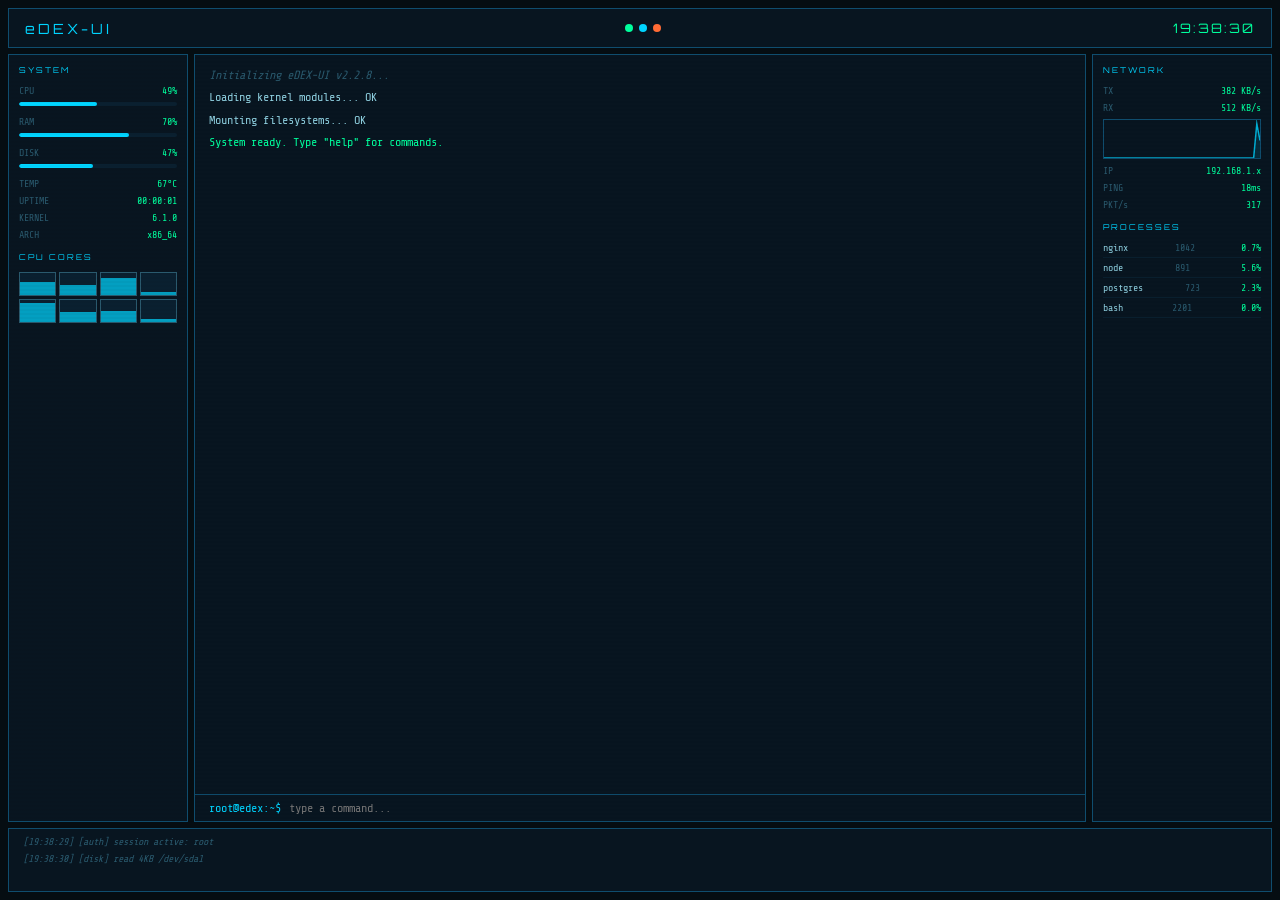
<file: templates/edex-terminal.html>
<!DOCTYPE html>
<html lang="ru">
<head>
<meta charset="UTF-8">
<meta name="viewport" content="width=device-width, initial-scale=1.0">
<title>eDEX-UI Terminal</title>
<link rel="preconnect" href="https://fonts.googleapis.com">
<link href="https://fonts.googleapis.com/css2?family=Share+Tech+Mono&family=Orbitron:wght@400;700&display=swap" rel="stylesheet">
<style>
*, *::before, *::after { box-sizing: border-box; margin: 0; padding: 0; }

:root {
  --bg:    #050d12;
  --panel: #081520;
  --brd:   #0f4d6e;
  --ac:    #00d4ff;
  --ac2:   #00ff9d;
  --tx:    #8ecfdf;
  --dim:   #2a5a6e;
  --warn:  #ff6b35;
  --mono:  'Share Tech Mono', monospace;
  --disp:  'Orbitron', monospace;
}

html, body {
  height: 100%;
  background: var(--bg);
  overflow: hidden;
}

.root {
  background: var(--bg);
  color: var(--tx);
  font-family: var(--mono);
  font-size: 12px;
  height: 100vh;
  display: grid;
  grid-template-columns: 180px 1fr 180px;
  grid-template-rows: 40px 1fr 64px;
  gap: 6px;
  padding: 8px;
}

/* ── Header ── */
.hdr {
  grid-column: 1 / -1;
  border: 1px solid var(--brd);
  background: var(--panel);
  display: flex;
  align-items: center;
  justify-content: space-between;
  padding: 0 16px;
}
.logo { font-family: var(--disp); font-size: 14px; color: var(--ac); letter-spacing: 3px; }
.clk  { font-family: var(--disp); font-size: 13px; color: var(--ac2); letter-spacing: 2px; }
.dots { display: flex; gap: 6px; }
.dot  { width: 8px; height: 8px; border-radius: 50%; animation: pulse 2s infinite; }
.dg   { background: var(--ac2); animation-delay: 0s; }
.db   { background: var(--ac);  animation-delay: .6s; }
.dr   { background: var(--warn); animation-delay: 1.2s; }
@keyframes pulse { 0%, 100% { opacity: 1; } 50% { opacity: .3; } }

/* ── Panels ── */
.pnl {
  border: 1px solid var(--brd);
  background: var(--panel);
  padding: 10px;
  overflow: hidden;
  position: relative;
}
.ptitle {
  font-family: var(--disp);
  font-size: 8px;
  color: var(--ac);
  letter-spacing: 2px;
  margin-bottom: 10px;
  text-transform: uppercase;
}
.scan {
  position: absolute; top: 0; left: 0; right: 0; bottom: 0;
  background: repeating-linear-gradient(0deg, transparent, transparent 2px, rgba(0,0,0,.03) 2px, rgba(0,0,0,.03) 4px);
  pointer-events: none;
  z-index: 10;
}

/* ── Left panel ── */
.left  { grid-column: 1; grid-row: 2; }
.right { grid-column: 3; grid-row: 2; }

.srow  { display: flex; justify-content: space-between; margin-bottom: 6px; align-items: center; }
.slbl  { color: var(--dim); font-size: 10px; }
.sval  { color: var(--ac2); font-size: 10px; }

.bbg   { height: 4px; background: #0a2030; border-radius: 2px; margin-bottom: 10px; overflow: hidden; }
.bfill { height: 100%; border-radius: 2px; background: var(--ac); transition: width .8s ease; }

.cgrid { display: grid; grid-template-columns: repeat(4, 1fr); gap: 3px; margin-top: 4px; }
.ccore { height: 24px; background: #0a2030; border: 1px solid var(--dim); display: flex; align-items: flex-end; overflow: hidden; }
.ccfill { width: 100%; background: var(--ac); opacity: .7; transition: height .6s ease; }

/* ── Network chart ── */
.netline { height: 40px; border: 1px solid var(--brd); margin-bottom: 6px; overflow: hidden; }
canvas   { width: 100%; height: 100%; display: block; }

/* ── Process list ── */
.prow  { display: flex; justify-content: space-between; font-size: 10px; margin-bottom: 4px; padding-bottom: 4px; border-bottom: 1px solid #0a2030; }
.pname { color: var(--tx); }
.ppid  { color: var(--dim); }
.pcpu  { color: var(--ac2); }

/* ── Terminal (center) ── */
.center {
  grid-column: 2; grid-row: 2;
  border: 1px solid var(--brd);
  background: var(--panel);
  display: flex;
  flex-direction: column;
  overflow: hidden;
  position: relative;
}
.term-out {
  flex: 1;
  overflow-y: auto;
  overflow-x: hidden;
  padding: 10px 14px;
  font-size: 12px;
  line-height: 1.7;
  scrollbar-width: thin;
  scrollbar-color: var(--dim) transparent;
}
.term-out::-webkit-scrollbar       { width: 4px; }
.term-out::-webkit-scrollbar-thumb { background: var(--dim); border-radius: 2px; }

.tline { display: flex; gap: 8px; margin-bottom: 2px; word-break: break-all; }
.tp    { color: var(--ac);  flex-shrink: 0; }
.tc    { color: #fff; }
.to    { color: var(--tx); }
.te    { color: var(--warn); }
.ts2   { color: var(--ac2); }
.tsys  { color: var(--dim); font-style: italic; }

.tinrow {
  display: flex;
  align-items: center;
  padding: 6px 14px;
  border-top: 1px solid var(--brd);
  gap: 8px;
  flex-shrink: 0;
}
.tprompt { color: var(--ac); flex-shrink: 0; user-select: none; }
#tin {
  flex: 1;
  background: transparent;
  border: none;
  outline: none;
  color: #fff;
  font-family: var(--mono);
  font-size: 12px;
  caret-color: var(--ac2);
}

/* ── Footer log ── */
.ftr {
  grid-column: 1 / -1; grid-row: 3;
  border: 1px solid var(--brd);
  background: var(--panel);
  display: flex;
  flex-direction: column;
  overflow: hidden;
}
.log-out {
  flex: 1;
  overflow-y: auto;
  padding: 5px 14px;
  font-size: 10px;
  line-height: 1.5;
  scrollbar-width: thin;
  scrollbar-color: var(--dim) transparent;
}
</style>
</head>
<body>

<div class="root" id="root">

  <!-- Header -->
  <div class="hdr">
    <span class="logo">eDEX-UI</span>
    <div class="dots">
      <div class="dot dg"></div>
      <div class="dot db"></div>
      <div class="dot dr"></div>
    </div>
    <span class="clk" id="clk">00:00:00</span>
  </div>

  <!-- Left: system stats -->
  <div class="pnl left">
    <div class="scan"></div>
    <div class="ptitle">System</div>

    <div class="srow"><span class="slbl">CPU</span><span class="sval" id="cpu-p">34%</span></div>
    <div class="bbg"><div class="bfill" id="cpu-b" style="width:34%"></div></div>

    <div class="srow"><span class="slbl">RAM</span><span class="sval" id="ram-p">61%</span></div>
    <div class="bbg"><div class="bfill" id="ram-b" style="width:61%"></div></div>

    <div class="srow"><span class="slbl">DISK</span><span class="sval">47%</span></div>
    <div class="bbg"><div class="bfill" style="width:47%"></div></div>

    <div class="srow" style="margin-top:8px"><span class="slbl">TEMP</span><span class="sval" id="temp">58°C</span></div>
    <div class="srow"><span class="slbl">UPTIME</span><span class="sval" id="upt">00:00:00</span></div>
    <div class="srow"><span class="slbl">KERNEL</span><span class="sval">6.1.0</span></div>
    <div class="srow"><span class="slbl">ARCH</span><span class="sval">x86_64</span></div>

    <div class="ptitle" style="margin-top:12px">CPU Cores</div>
    <div class="cgrid" id="cgrid"></div>
  </div>

  <!-- Center: terminal -->
  <div class="center">
    <div class="scan"></div>
    <div class="term-out" id="tout"></div>
    <div class="tinrow">
      <span class="tprompt">root@edex:~$</span>
      <input id="tin" type="text" autocomplete="off" spellcheck="false" placeholder="type a command...">
    </div>
  </div>

  <!-- Right: network + processes -->
  <div class="pnl right">
    <div class="scan"></div>
    <div class="ptitle">Network</div>

    <div class="srow"><span class="slbl">TX</span><span class="sval" id="tx">0 KB/s</span></div>
    <div class="srow"><span class="slbl">RX</span><span class="sval" id="rx">0 KB/s</span></div>
    <div class="netline"><canvas id="nc"></canvas></div>
    <div class="srow"><span class="slbl">IP</span><span class="sval">192.168.1.x</span></div>
    <div class="srow"><span class="slbl">PING</span><span class="sval" id="ping">12ms</span></div>
    <div class="srow"><span class="slbl">PKT/s</span><span class="sval" id="pkt">340</span></div>

    <div class="ptitle" style="margin-top:12px">Processes</div>
    <div id="plist"></div>
  </div>

  <!-- Footer: system log -->
  <div class="ftr">
    <div class="log-out" id="log"></div>
  </div>

</div>

<script>
const tout = document.getElementById('tout');
const tin  = document.getElementById('tin');
const logEl = document.getElementById('log');
let hist = [], hi = -1, startT = Date.now();

/* ── Commands ── */
const cmds = {
  help: () => [
    { c: 'ts2', t: 'Available commands:' },
    { c: 'to',  t: '  help       — show this message' },
    { c: 'to',  t: '  ls         — list files' },
    { c: 'to',  t: '  whoami     — current user' },
    { c: 'to',  t: '  uname      — system info' },
    { c: 'to',  t: '  ps         — process list' },
    { c: 'to',  t: '  ping       — network ping' },
    { c: 'to',  t: '  date       — current date/time' },
    { c: 'to',  t: '  clear      — clear terminal' },
    { c: 'to',  t: '  echo <msg> — print message' },
  ],
  ls: () => [
    { c: 'ts2', t: 'drwxr-xr-x  documents/' },
    { c: 'ts2', t: 'drwxr-xr-x  projects/' },
    { c: 'to',  t: '-rw-r--r--  README.md' },
    { c: 'to',  t: '-rwxr-xr-x  start.sh' },
    { c: 'to',  t: '-rw-------  .config' },
  ],
  whoami: () => [{ c: 'ts2', t: 'root' }],
  uname:  () => [{ c: 'to',  t: 'Linux edex-ui 6.1.0 #1 SMP x86_64 GNU/Linux' }],
  date:   () => [{ c: 'to',  t: new Date().toString() }],
  ps:     () => [
    { c: 'to', t: 'PID   CMD              CPU%  MEM%' },
    { c: 'to', t: '1     systemd           0.0   0.1' },
    { c: 'to', t: '312   NetworkManager    0.3   0.5' },
    { c: 'to', t: '891   node              4.2   2.1' },
    { c: 'to', t: '1042  nginx             0.8   1.3' },
    { c: 'to', t: '2201  bash              0.0   0.2' },
  ],
  ping: () => [
    { c: 'to',  t: 'PING 8.8.8.8 (8.8.8.8)' },
    { c: 'ts2', t: '64 bytes: icmp_seq=1 time=11.4ms' },
    { c: 'ts2', t: '64 bytes: icmp_seq=2 time=12.1ms' },
    { c: 'ts2', t: '64 bytes: icmp_seq=3 time=10.9ms' },
  ],
  clear: () => { tout.innerHTML = ''; return []; },
};

/* ── Helpers ── */
function addLine(parent, cls, text) {
  const d = document.createElement('div');
  d.className = 'tline';
  const s = document.createElement('span');
  s.className = cls;
  s.textContent = text;
  d.appendChild(s);
  parent.appendChild(d);
  parent.scrollTop = parent.scrollHeight;
}

function run(raw) {
  const parts = raw.trim().split(' ');
  const cmd   = parts[0].toLowerCase();
  const args  = parts.slice(1).join(' ');

  const pd = document.createElement('div');
  pd.className = 'tline';
  pd.innerHTML  = `<span class="tp">root@edex:~$</span><span class="tc"> ${raw}</span>`;
  tout.appendChild(pd);

  if (cmd === 'echo')       { addLine(tout, 'to', args); }
  else if (cmds[cmd])       { cmds[cmd]().forEach(l => addLine(tout, l.c, l.t)); }
  else if (cmd !== '')      { addLine(tout, 'te', `bash: ${cmd}: command not found`); }

  tout.scrollTop = tout.scrollHeight;
}

/* ── Input handling ── */
tin.addEventListener('keydown', e => {
  if (e.key === 'Enter') {
    const v = tin.value;
    if (v.trim()) { hist.unshift(v); hi = -1; }
    run(v);
    tin.value = '';
  } else if (e.key === 'ArrowUp') {
    if (hi < hist.length - 1) { hi++; tin.value = hist[hi]; }
    e.preventDefault();
  } else if (e.key === 'ArrowDown') {
    if (hi > 0) { hi--; tin.value = hist[hi]; } else { hi = -1; tin.value = ''; }
    e.preventDefault();
  }
});

document.getElementById('root').addEventListener('click', () => tin.focus());

/* ── Boot sequence ── */
[
  { c: 'tsys', t: 'Initializing eDEX-UI v2.2.8...' },
  { c: 'to',   t: 'Loading kernel modules... OK' },
  { c: 'to',   t: 'Mounting filesystems... OK' },
  { c: 'ts2',  t: 'System ready. Type "help" for commands.' },
  { c: 'tsys', t: '' },
].forEach((l, i) => setTimeout(() => addLine(tout, l.c, l.t), i * 180));

/* ── Clock + uptime ── */
function tick() {
  const now = new Date();
  document.getElementById('clk').textContent = now.toTimeString().slice(0, 8);
  const up = Math.floor((Date.now() - startT) / 1000);
  const h  = String(Math.floor(up / 3600)).padStart(2, '0');
  const m  = String(Math.floor((up % 3600) / 60)).padStart(2, '0');
  const s  = String(up % 60).padStart(2, '0');
  document.getElementById('upt').textContent = `${h}:${m}:${s}`;
}
setInterval(tick, 1000);
tick();

/* ── CPU cores ── */
const cg    = document.getElementById('cgrid');
const cores = [];
for (let i = 0; i < 8; i++) {
  const c = document.createElement('div'); c.className = 'ccore';
  const f = document.createElement('div'); f.className = 'ccfill'; f.style.height = '40%';
  c.appendChild(f); cg.appendChild(c); cores.push(f);
}

/* ── Network canvas ── */
const nc  = document.getElementById('nc');
const ctx = nc.getContext('2d');
const nd  = Array(50).fill(0);

/* ── Animate stats every second ── */
function animStats() {
  const cpu  = 20 + Math.random() * 50;
  const ram  = 55 + Math.random() * 15;
  const temp = 50 + Math.random() * 20;

  document.getElementById('cpu-p').textContent = Math.round(cpu) + '%';
  document.getElementById('ram-p').textContent = Math.round(ram) + '%';
  document.getElementById('cpu-b').style.width = cpu + '%';
  document.getElementById('ram-b').style.width = ram + '%';
  document.getElementById('temp').textContent  = Math.round(temp) + '°C';

  cores.forEach(c => { c.style.height = (10 + Math.random() * 85) + '%'; });

  const txv = Math.round(Math.random() * 500);
  const rxv = Math.round(Math.random() * 1200);
  document.getElementById('tx').textContent   = txv + ' KB/s';
  document.getElementById('rx').textContent   = rxv + ' KB/s';
  document.getElementById('ping').textContent = (8 + Math.round(Math.random() * 30)) + 'ms';
  document.getElementById('pkt').textContent  = (200 + Math.round(Math.random() * 400));

  /* network chart */
  nd.shift(); nd.push(rxv);
  const w  = nc.offsetWidth  || 160;
  const h  = nc.offsetHeight || 40;
  nc.width = w; nc.height = h;
  const mx = Math.max(...nd, 1);
  ctx.clearRect(0, 0, w, h);
  ctx.beginPath(); ctx.moveTo(0, h);
  nd.forEach((v, i) => ctx.lineTo((i / (nd.length - 1)) * w, h - (v / mx) * h * .9));
  ctx.lineTo(w, h); ctx.closePath();
  ctx.fillStyle = 'rgba(0,212,255,.12)'; ctx.fill();
  ctx.beginPath();
  nd.forEach((v, i) => {
    const x = (i / (nd.length - 1)) * w;
    const y = h - (v / mx) * h * .9;
    i === 0 ? ctx.moveTo(x, y) : ctx.lineTo(x, y);
  });
  ctx.strokeStyle = 'rgba(0,212,255,.8)'; ctx.lineWidth = 1.5; ctx.stroke();

  /* processes */
  const procs = [
    { n: 'nginx',    p: '1042', c: (Math.random() * 2).toFixed(1) },
    { n: 'node',     p: '891',  c: (Math.random() * 8).toFixed(1) },
    { n: 'postgres', p: '723',  c: (Math.random() * 3).toFixed(1) },
    { n: 'bash',     p: '2201', c: '0.0' },
  ];
  const pl = document.getElementById('plist'); pl.innerHTML = '';
  procs.forEach(p => {
    const d = document.createElement('div'); d.className = 'prow';
    d.innerHTML = `<span class="pname">${p.n}</span><span class="ppid">${p.p}</span><span class="pcpu">${p.c}%</span>`;
    pl.appendChild(d);
  });

  /* system log */
  const msgs = [
    '[kernel] IRQ balance OK',      '[net] packet received 10.0.0.1',
    '[disk] read 4KB /dev/sda1',    '[auth] session active: root',
    '[sys] cron job executed',      '[mem] page cache flush complete',
  ];
  const t = new Date().toTimeString().slice(0, 8);
  addLine(logEl, 'tsys', `[${t}] ${msgs[Math.floor(Math.random() * msgs.length)]}`);
  while (logEl.children.length > 4) logEl.removeChild(logEl.firstChild);
}

setInterval(animStats, 1000);
animStats();
tin.focus();
</script>
</body>
</html>
</file>
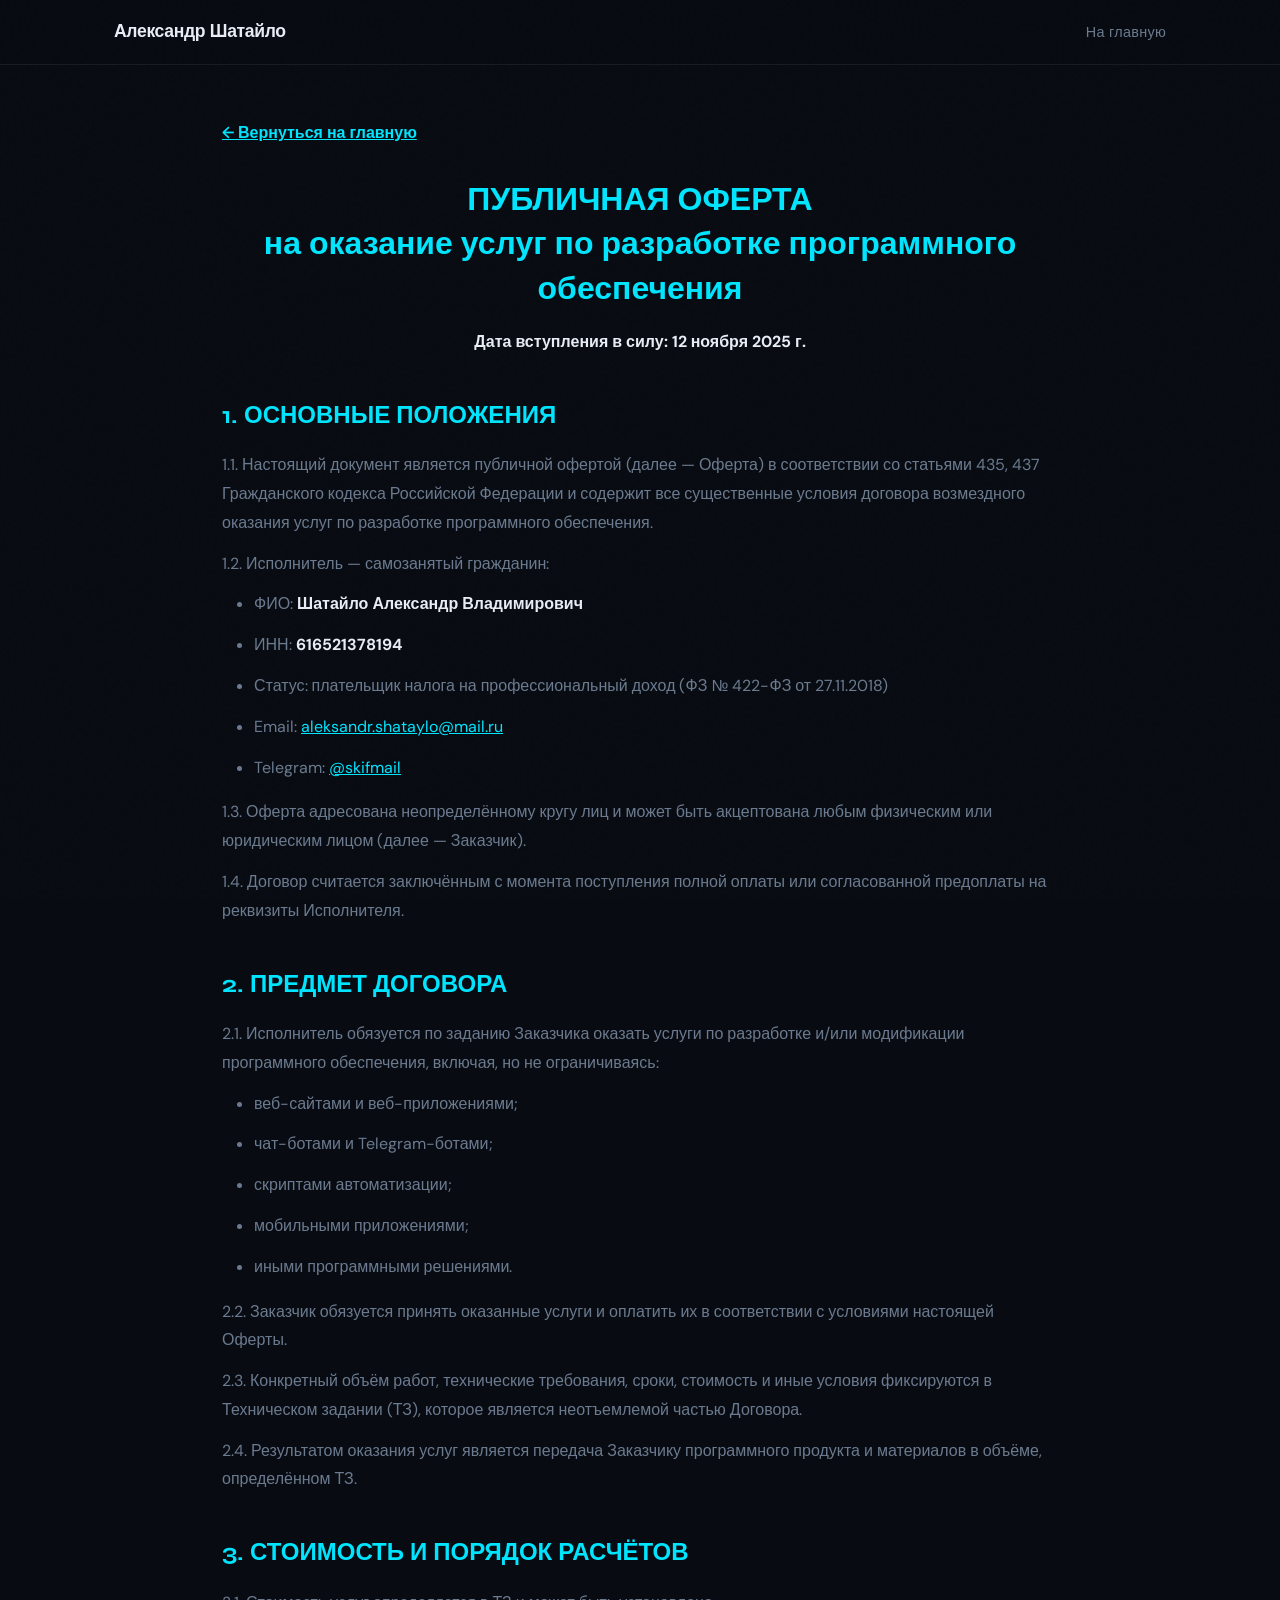
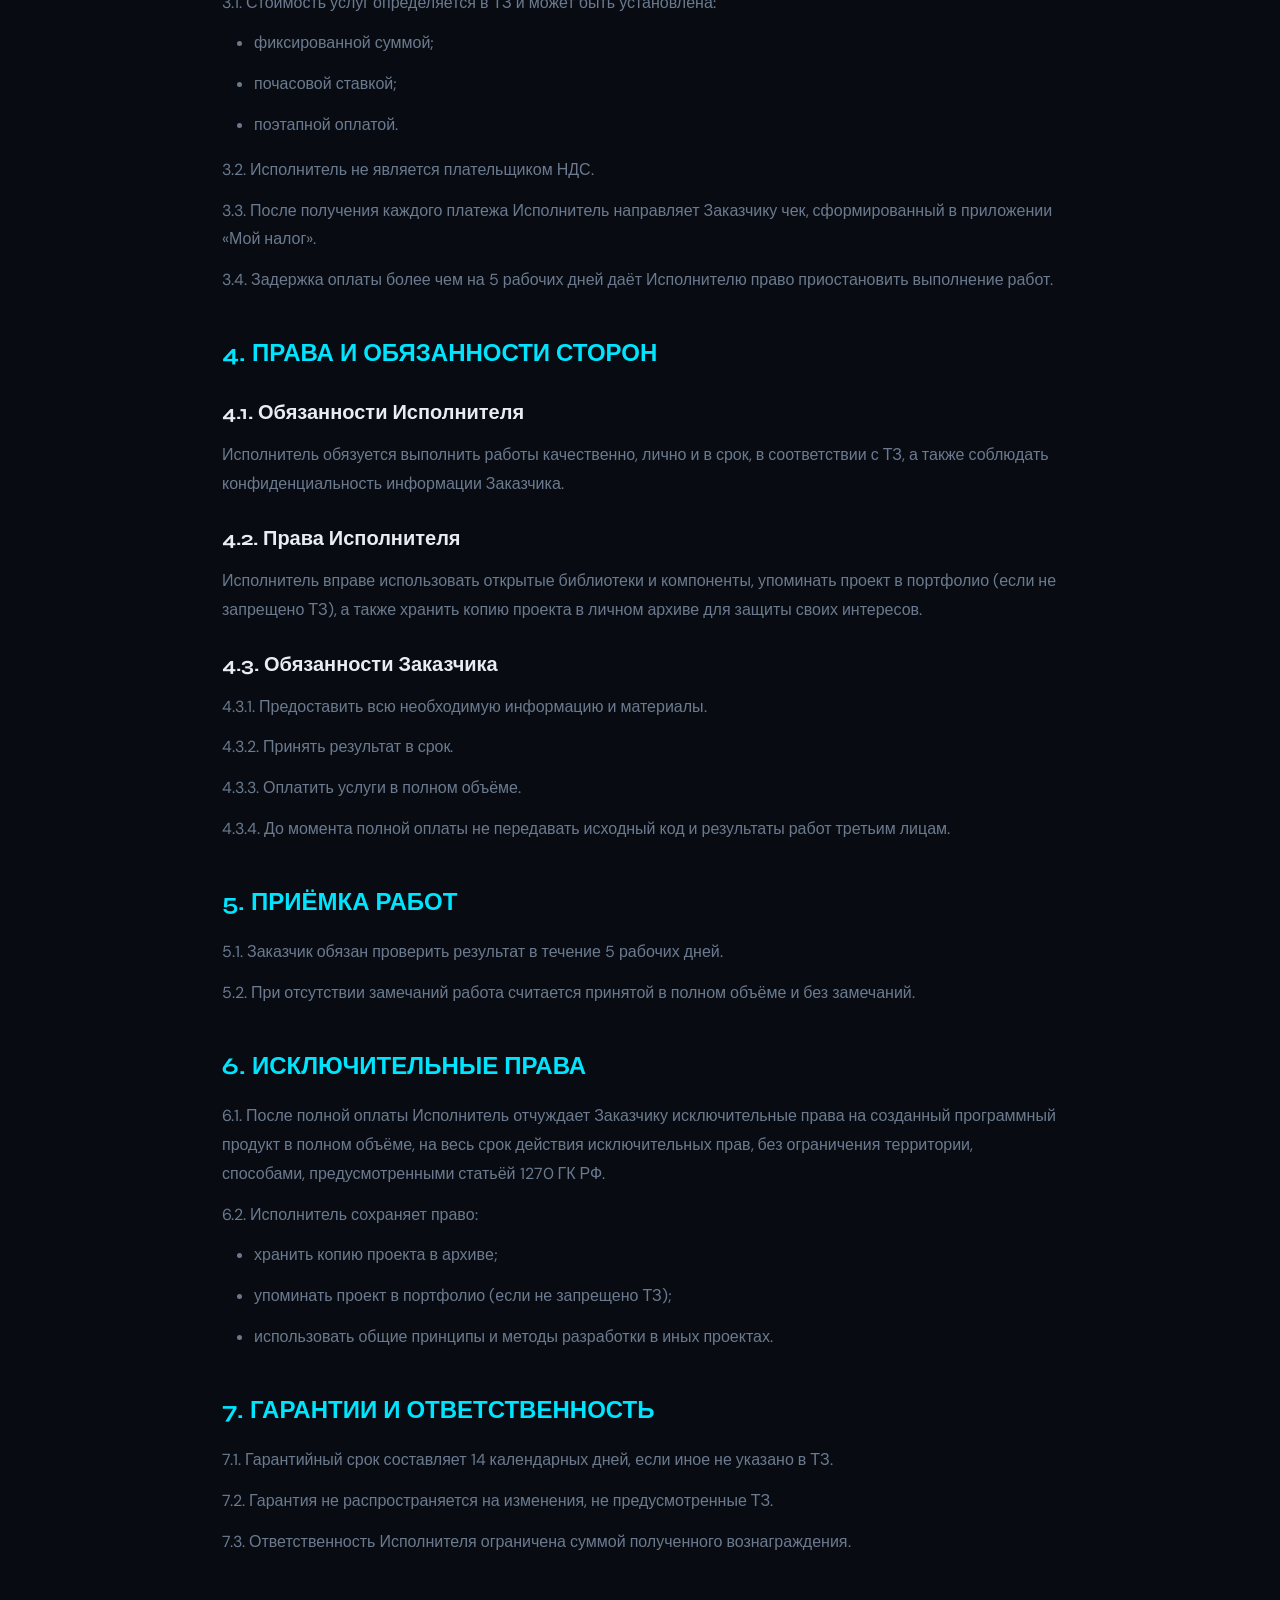
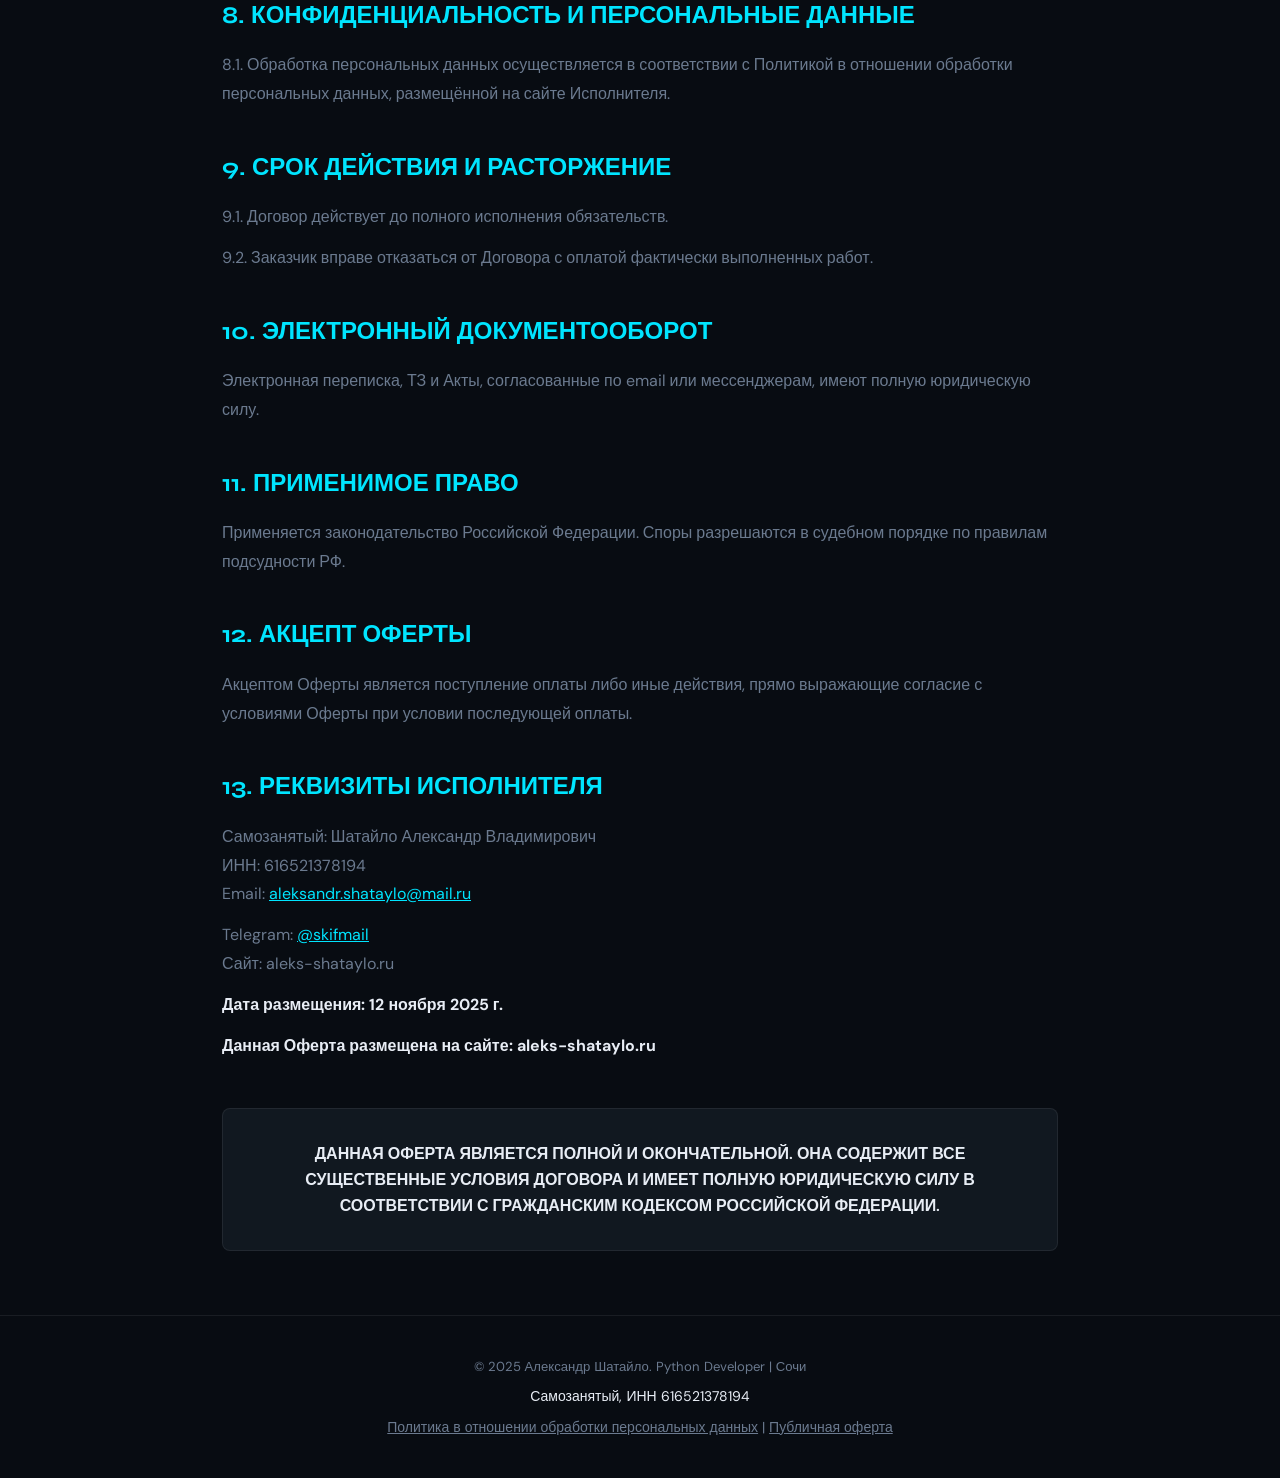
<file: templates/offer.html>
<!DOCTYPE html>
<html lang="ru">
<head>
    <meta charset="UTF-8">
    <meta name="viewport" content="width=device-width, initial-scale=1.0">
    <title>Публичная оферта | Александр Шатайло</title>
    <meta name="description" content="Договор публичной оферты на оказание услуг по разработке программного обеспечения, Telegram-ботов и автоматизации бизнес-процессов.">
    <meta name="robots" content="index, follow">
    <link rel="canonical" href="https://aleks-shataylo.ru/offer">
    <meta property="og:type" content="article">
    <meta property="og:locale" content="ru_RU">
    <meta property="og:url" content="https://aleks-shataylo.ru/offer">
    <meta property="og:title" content="Публичная оферта | Александр Шатайло">
    <meta property="og:description" content="Публичная оферта на оказание услуг по разработке ПО, Telegram-ботов и автоматизации бизнес-процессов.">
    <meta property="og:image" content="https://aleks-shataylo.ru/static/images/skifmail_logo.png">
    <meta property="og:image:alt" content="Логотип SKIFMAIL">
    <meta property="twitter:card" content="summary_large_image">
    <meta property="twitter:url" content="https://aleks-shataylo.ru/offer">
    <meta property="twitter:title" content="Публичная оферта | Александр Шатайло">
    <meta property="twitter:description" content="Публичная оферта на оказание услуг по разработке ПО, Telegram-ботов и автоматизации бизнес-процессов.">
    <meta property="twitter:image" content="https://aleks-shataylo.ru/static/images/skifmail_logo.png">
    <meta property="twitter:image:alt" content="Логотип SKIFMAIL">
    <link rel="icon" type="image/png" href="/static/favicon.png">
    <link rel="preconnect" href="https://fonts.googleapis.com">
    <link rel="preconnect" href="https://fonts.gstatic.com" crossorigin>
    <link href="https://fonts.googleapis.com/css2?family=Syne:wght@400;600;700;800&family=DM+Sans:ital,opsz,wght@0,9..40,300;0,9..40,400;0,9..40,500;1,9..40,300&display=swap" rel="stylesheet">
    <link rel="stylesheet" href="/static/css/style.css">
    
</head>
<body>
    <nav class="navbar scrolled">
        <div class="container">
            <a href="/" class="nav-logo">Александр<span> </span>Шатайло</a>
            <ul class="nav-links">
                <li><a href="/">На главную</a></li>
            </ul>
        </div>
    </nav>

    <div class="offer-page">
        <a href="/" class="back-link">← Вернуться на главную</a>
        
        <h1>ПУБЛИЧНАЯ ОФЕРТА<br>на оказание услуг по разработке программного обеспечения</h1>
        <p class="date-block"><strong>Дата вступления в силу: 12 ноября 2025 г.</strong></p>

        <h2>1. ОСНОВНЫЕ ПОЛОЖЕНИЯ</h2>
        <p>1.1. Настоящий документ является публичной офертой (далее — Оферта) в соответствии со статьями 435, 437 Гражданского кодекса Российской Федерации и содержит все существенные условия договора возмездного оказания услуг по разработке программного обеспечения.</p>
        <p>1.2. Исполнитель — самозанятый гражданин:</p>
        <ul>
            <li>ФИО: <strong>Шатайло Александр Владимирович</strong></li>
            <li>ИНН: <strong>616521378194</strong></li>
            <li>Статус: плательщик налога на профессиональный доход (ФЗ № 422-ФЗ от 27.11.2018)</li>
            <li>Email: <a href="mailto:aleksandr.shataylo@mail.ru">aleksandr.shataylo@mail.ru</a></li>
            <li>Telegram: <a href="https://t.me/skifmail">@skifmail</a></li>
        </ul>
        <p>1.3. Оферта адресована неопределённому кругу лиц и может быть акцептована любым физическим или юридическим лицом (далее — Заказчик).</p>
        <p>1.4. Договор считается заключённым с момента поступления полной оплаты или согласованной предоплаты на реквизиты Исполнителя.</p>

        <h2>2. ПРЕДМЕТ ДОГОВОРА</h2>
        <p>2.1. Исполнитель обязуется по заданию Заказчика оказать услуги по разработке и/или модификации программного обеспечения, включая, но не ограничиваясь:</p>
        <ul>
            <li>веб-сайтами и веб-приложениями;</li>
            <li>чат-ботами и Telegram-ботами;</li>
            <li>скриптами автоматизации;</li>
            <li>мобильными приложениями;</li>
            <li>иными программными решениями.</li>
        </ul>
        <p>2.2. Заказчик обязуется принять оказанные услуги и оплатить их в соответствии с условиями настоящей Оферты.</p>
        <p>2.3. Конкретный объём работ, технические требования, сроки, стоимость и иные условия фиксируются в Техническом задании (ТЗ), которое является неотъемлемой частью Договора.</p>
        <p>2.4. Результатом оказания услуг является передача Заказчику программного продукта и материалов в объёме, определённом ТЗ.</p>

        <h2>3. СТОИМОСТЬ И ПОРЯДОК РАСЧЁТОВ</h2>
        <p>3.1. Стоимость услуг определяется в ТЗ и может быть установлена:</p>
        <ul>
            <li>фиксированной суммой;</li>
            <li>почасовой ставкой;</li>
            <li>поэтапной оплатой.</li>
        </ul>
        <p>3.2. Исполнитель не является плательщиком НДС.</p>
        <p>3.3. После получения каждого платежа Исполнитель направляет Заказчику чек, сформированный в приложении «Мой налог».</p>
        <p>3.4. Задержка оплаты более чем на 5 рабочих дней даёт Исполнителю право приостановить выполнение работ.</p>

        <h2>4. ПРАВА И ОБЯЗАННОСТИ СТОРОН</h2>
        <h3>4.1. Обязанности Исполнителя</h3>
        <p>Исполнитель обязуется выполнить работы качественно, лично и в срок, в соответствии с ТЗ, а также соблюдать конфиденциальность информации Заказчика.</p>

        <h3>4.2. Права Исполнителя</h3>
        <p>Исполнитель вправе использовать открытые библиотеки и компоненты, упоминать проект в портфолио (если не запрещено ТЗ), а также хранить копию проекта в личном архиве для защиты своих интересов.</p>

        <h3>4.3. Обязанности Заказчика</h3>
        <p>4.3.1. Предоставить всю необходимую информацию и материалы.</p>
        <p>4.3.2. Принять результат в срок.</p>
        <p>4.3.3. Оплатить услуги в полном объёме.</p>
        <p>4.3.4. До момента полной оплаты не передавать исходный код и результаты работ третьим лицам.</p>

        <h2>5. ПРИЁМКА РАБОТ</h2>
        <p>5.1. Заказчик обязан проверить результат в течение 5 рабочих дней.</p>
        <p>5.2. При отсутствии замечаний работа считается принятой в полном объёме и без замечаний.</p>

        <h2>6. ИСКЛЮЧИТЕЛЬНЫЕ ПРАВА</h2>
        <p>6.1. После полной оплаты Исполнитель отчуждает Заказчику исключительные права на созданный программный продукт в полном объёме, на весь срок действия исключительных прав, без ограничения территории, способами, предусмотренными статьёй 1270 ГК РФ.</p>
        <p>6.2. Исполнитель сохраняет право:</p>
        <ul>
            <li>хранить копию проекта в архиве;</li>
            <li>упоминать проект в портфолио (если не запрещено ТЗ);</li>
            <li>использовать общие принципы и методы разработки в иных проектах.</li>
        </ul>

        <h2>7. ГАРАНТИИ И ОТВЕТСТВЕННОСТЬ</h2>
        <p>7.1. Гарантийный срок составляет 14 календарных дней, если иное не указано в ТЗ.</p>
        <p>7.2. Гарантия не распространяется на изменения, не предусмотренные ТЗ.</p>
        <p>7.3. Ответственность Исполнителя ограничена суммой полученного вознаграждения.</p>

        <h2>8. КОНФИДЕНЦИАЛЬНОСТЬ И ПЕРСОНАЛЬНЫЕ ДАННЫЕ</h2>
        <p>8.1. Обработка персональных данных осуществляется в соответствии с Политикой в отношении обработки персональных данных, размещённой на сайте Исполнителя.</p>

        <h2>9. СРОК ДЕЙСТВИЯ И РАСТОРЖЕНИЕ</h2>
        <p>9.1. Договор действует до полного исполнения обязательств.</p>
        <p>9.2. Заказчик вправе отказаться от Договора с оплатой фактически выполненных работ.</p>

        <h2>10. ЭЛЕКТРОННЫЙ ДОКУМЕНТООБОРОТ</h2>
        <p>Электронная переписка, ТЗ и Акты, согласованные по email или мессенджерам, имеют полную юридическую силу.</p>

        <h2>11. ПРИМЕНИМОЕ ПРАВО</h2>
        <p>Применяется законодательство Российской Федерации. Споры разрешаются в судебном порядке по правилам подсудности РФ.</p>

        <h2>12. АКЦЕПТ ОФЕРТЫ</h2>
        <p>Акцептом Оферты является поступление оплаты либо иные действия, прямо выражающие согласие с условиями Оферты при условии последующей оплаты.</p>

        <h2>13. РЕКВИЗИТЫ ИСПОЛНИТЕЛЯ</h2>
        <p>Самозанятый: Шатайло Александр Владимирович<br>
        ИНН: 616521378194<br>
        Email: <a href="mailto:aleksandr.shataylo@mail.ru">aleksandr.shataylo@mail.ru</a></p>
        <p>Telegram: <a href="https://t.me/skifmail">@skifmail</a><br>
        Сайт: aleks-shataylo.ru</p>

        <p><strong>Дата размещения: 12 ноября 2025 г.</strong></p>
        <p><strong>Данная Оферта размещена на сайте: aleks-shataylo.ru</strong></p>

        <div class="final-note">
            ДАННАЯ ОФЕРТА ЯВЛЯЕТСЯ ПОЛНОЙ И ОКОНЧАТЕЛЬНОЙ. ОНА СОДЕРЖИТ ВСЕ СУЩЕСТВЕННЫЕ УСЛОВИЯ ДОГОВОРА И ИМЕЕТ ПОЛНУЮ ЮРИДИЧЕСКУЮ СИЛУ В СООТВЕТСТВИИ С ГРАЖДАНСКИМ КОДЕКСОМ РОССИЙСКОЙ ФЕДЕРАЦИИ.
        </div>
    </div>

    <footer class="footer">
        <div class="container">
            <p>&copy; 2025 Александр Шатайло. Python Developer | Сочи</p>
            <p style="margin-top: 0.5rem; font-size: 0.875rem; color: var(--text-secondary);">
                Самозанятый, ИНН 616521378194
            </p>
            <p style="margin-top: 0.5rem; font-size: 0.875rem;">
                <a href="/privacy" style="color: var(--text-secondary); text-decoration: underline;">Политика в отношении обработки персональных данных</a> |
                <a href="/offer" style="color: var(--text-secondary); text-decoration: underline;">Публичная оферта</a>
            </p>
        </div>
    </footer>
</body>
</html>
</file>
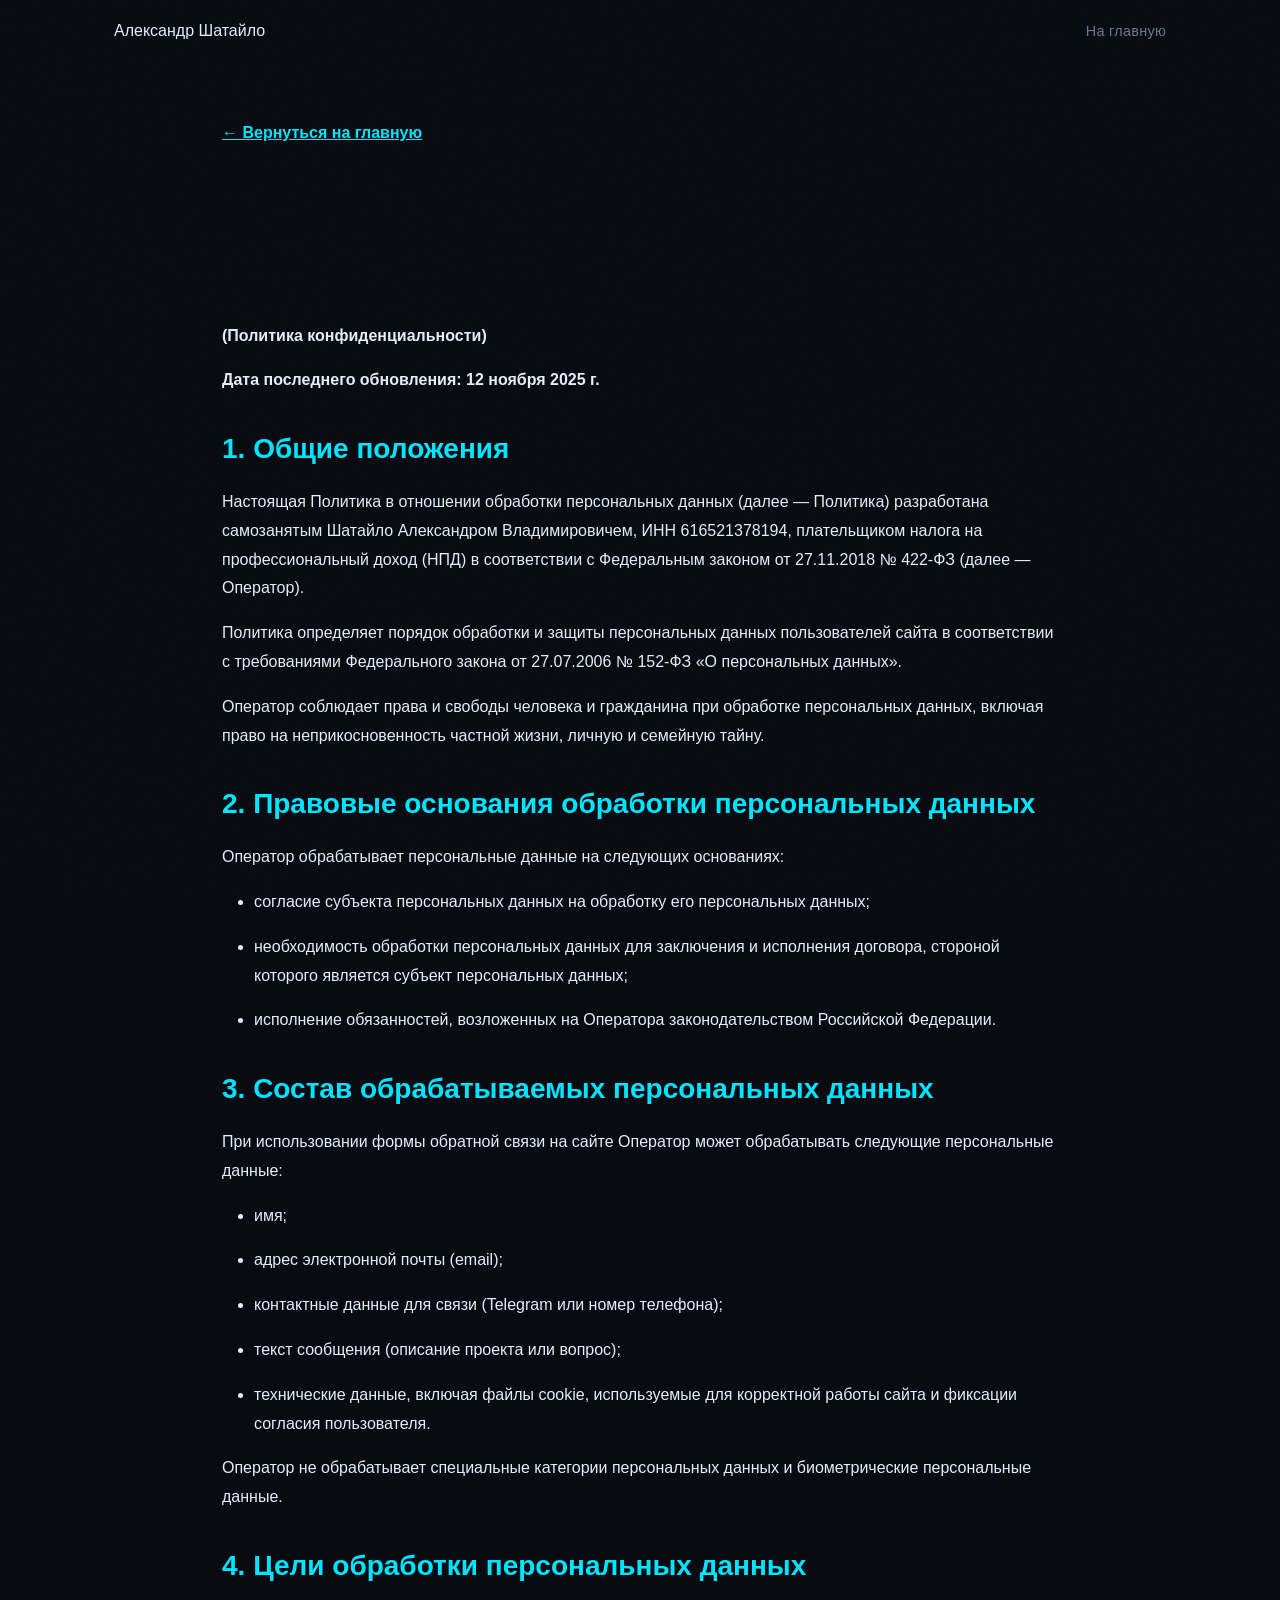
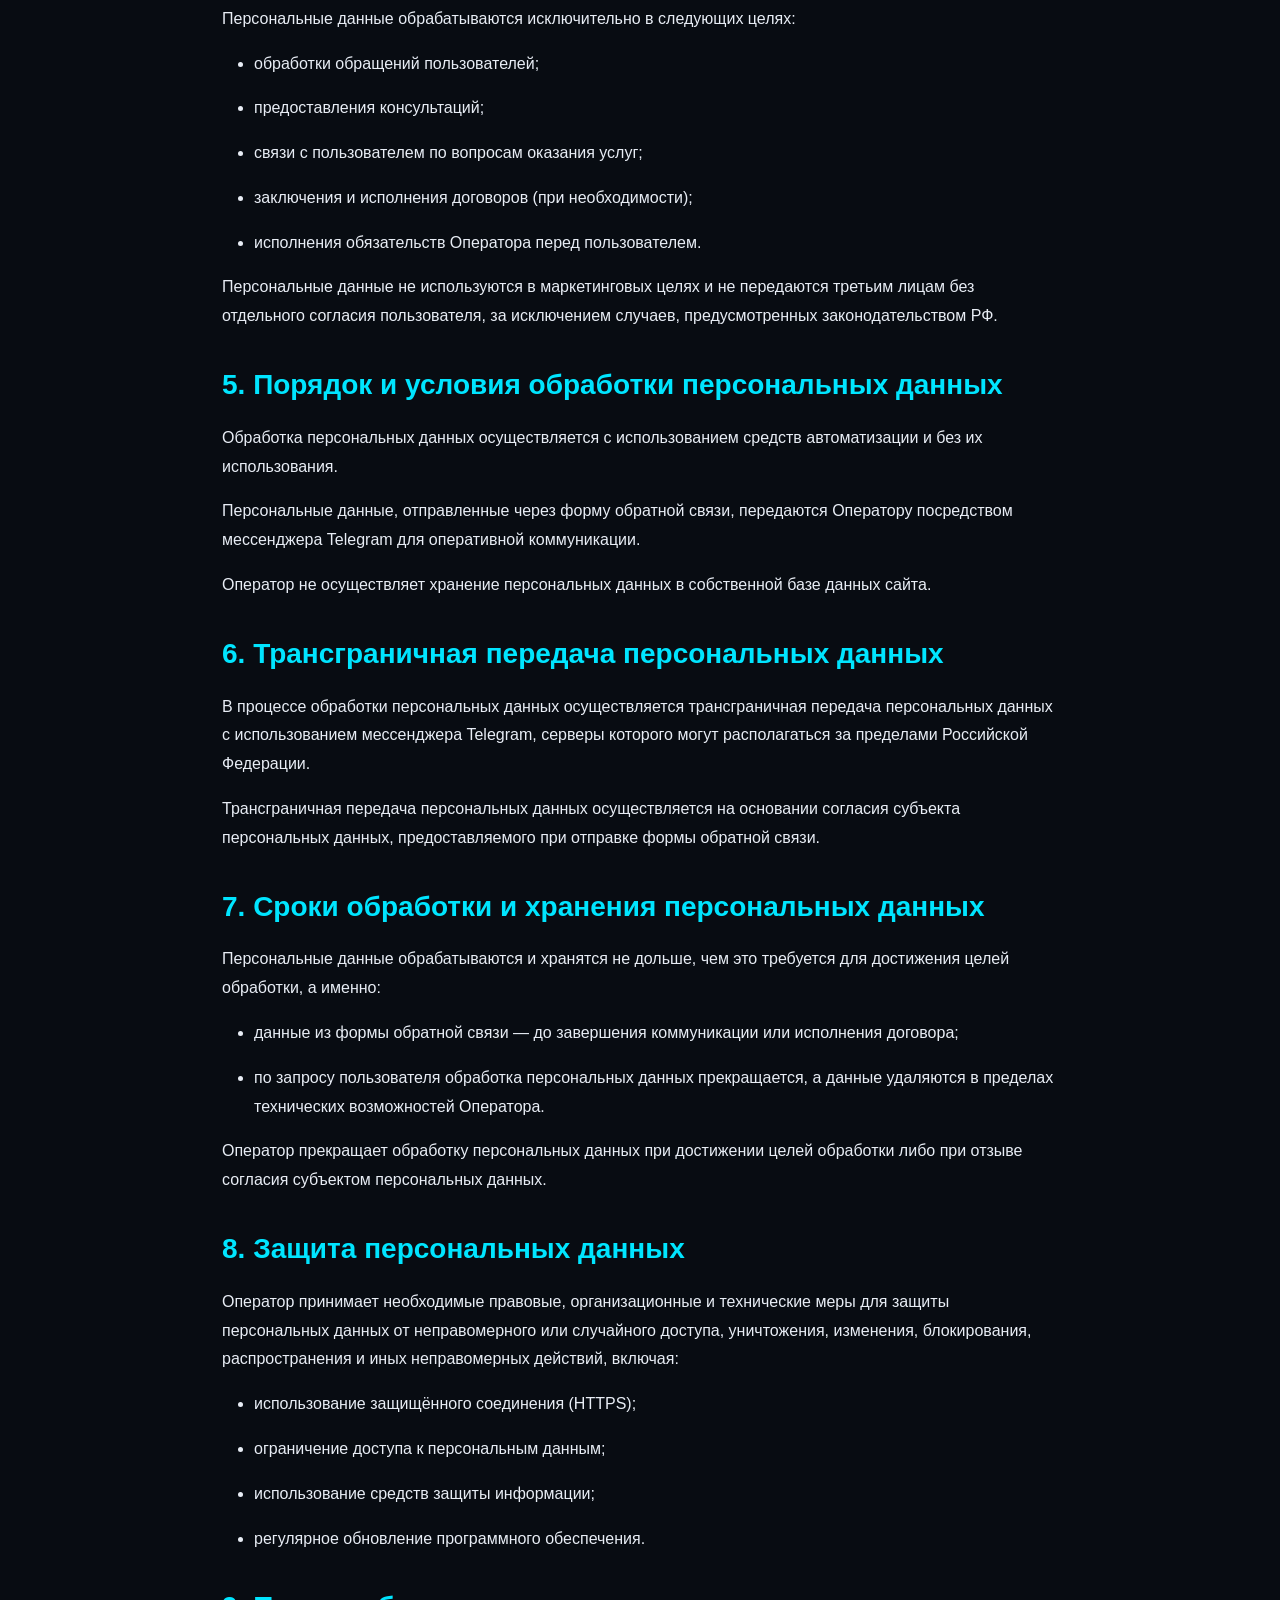
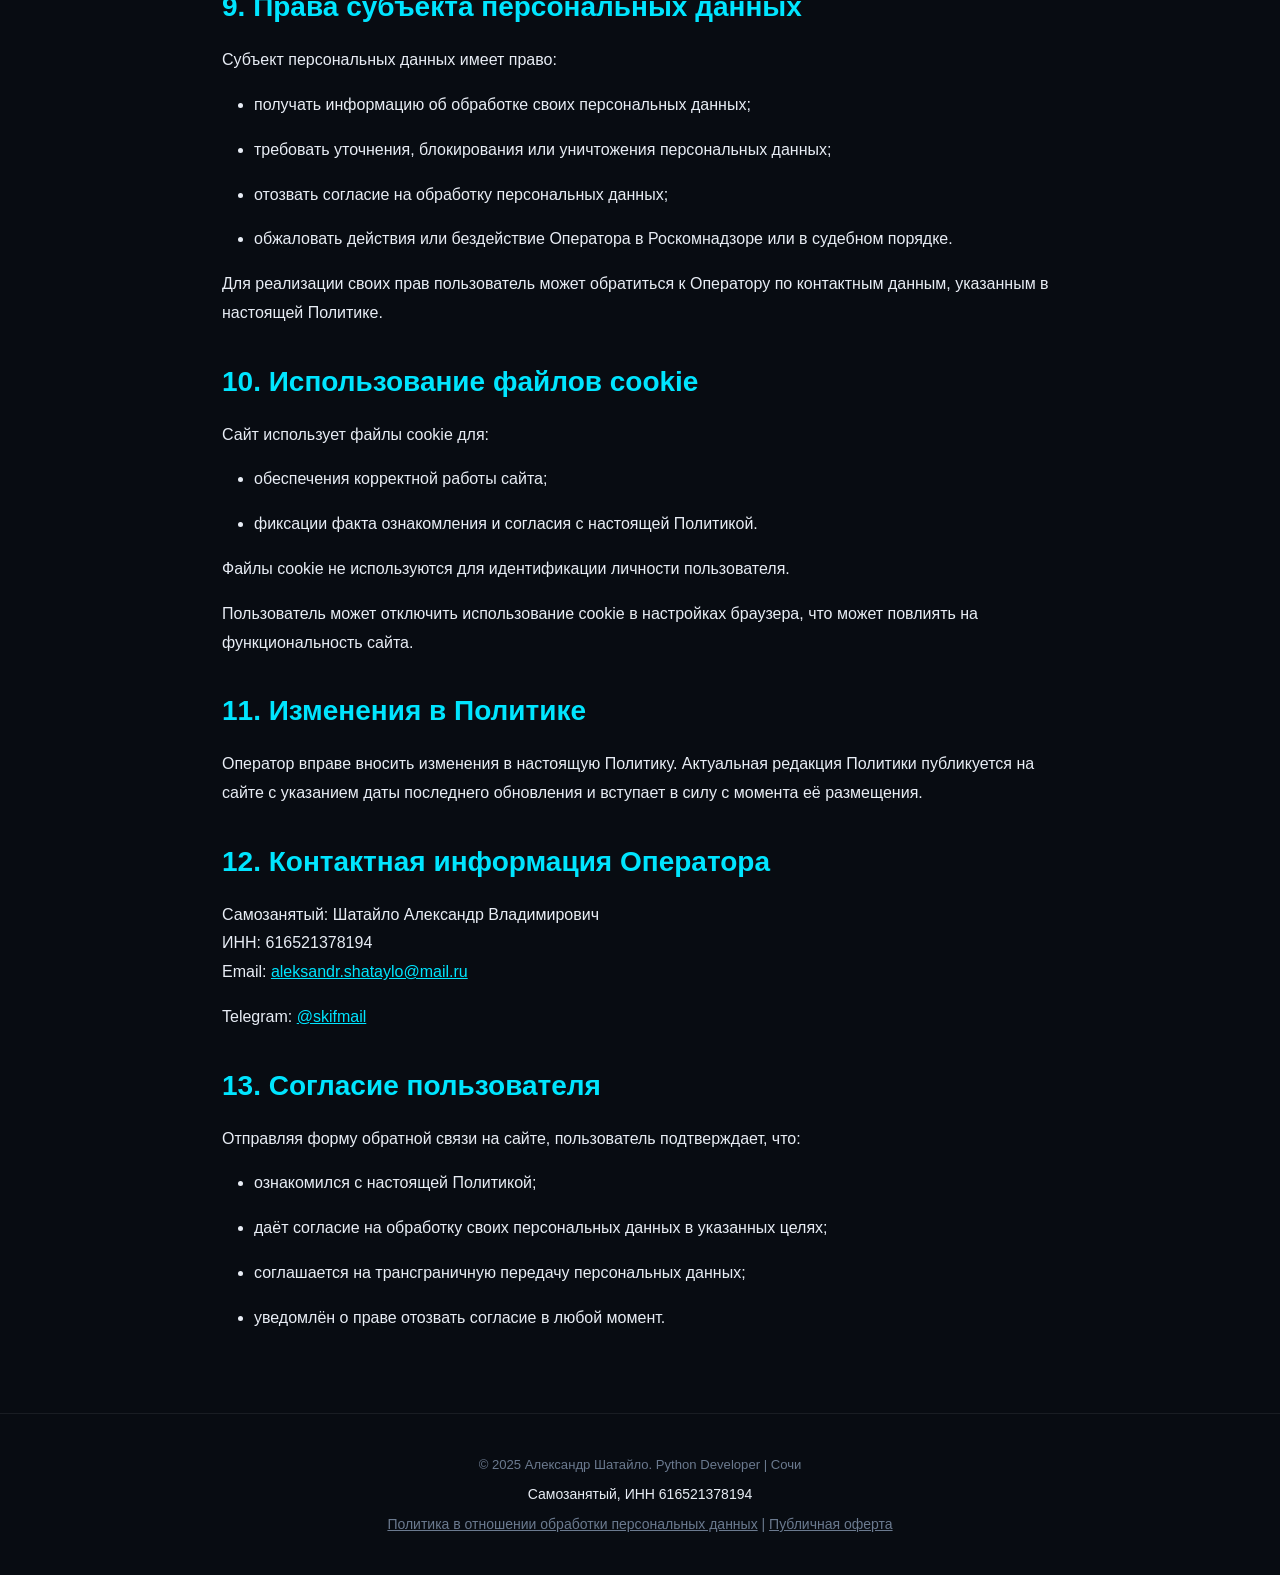
<file: templates/privacy.html>
<!DOCTYPE html>
<html lang="ru">
<head>
    <meta charset="UTF-8">
    <meta name="viewport" content="width=device-width, initial-scale=1.0">
    <title>Политика в отношении обработки персональных данных | Александр Шатайло</title>
    <meta name="description" content="Политика в отношении обработки персональных данных при использовании сайта и услуг разработки.">
    <meta name="robots" content="index, follow">
    <link rel="canonical" href="https://aleks-shataylo.ru/privacy">
    <meta property="og:type" content="article">
    <meta property="og:locale" content="ru_RU">
    <meta property="og:url" content="https://aleks-shataylo.ru/privacy">
    <meta property="og:title" content="Политика обработки персональных данных | Александр Шатайло">
    <meta property="og:description" content="Политика обработки персональных данных при использовании сайта и услуг разработки.">
    <meta property="og:image" content="https://aleks-shataylo.ru/static/images/skifmail_logo.png">
    <meta property="og:image:alt" content="Логотип SKIFMAIL">
    <meta property="twitter:card" content="summary_large_image">
    <meta property="twitter:url" content="https://aleks-shataylo.ru/privacy">
    <meta property="twitter:title" content="Политика обработки персональных данных | Александр Шатайло">
    <meta property="twitter:description" content="Политика обработки персональных данных при использовании сайта и услуг разработки.">
    <meta property="twitter:image" content="https://aleks-shataylo.ru/static/images/skifmail_logo.png">
    <meta property="twitter:image:alt" content="Логотип SKIFMAIL">
    <link rel="icon" type="image/png" href="/static/favicon.png">
    <link rel="stylesheet" href="/static/css/style.css">
    
    <style>
        .privacy-page {
            max-width: 900px;
            margin: 0 auto;
            padding: 120px 2rem 4rem;
        }
        .privacy-page h1 {
            font-size: 2.5rem;
            margin-bottom: 1rem;
            background: var(--gradient);
            -webkit-background-clip: text;
            -webkit-text-fill-color: transparent;
            background-clip: text;
        }
        .privacy-page h2 {
            font-size: 1.75rem;
            margin: 2rem 0 1rem;
            color: var(--accent);
        }
        .privacy-page p, .privacy-page li {
            line-height: 1.8;
            color: var(--text-secondary);
            margin-bottom: 1rem;
        }
        .privacy-page ul {
            padding-left: 2rem;
        }
        .privacy-page a {
            color: var(--accent);
            text-decoration: underline;
        }
        .back-link {
            display: inline-block;
            margin-bottom: 2rem;
            color: var(--accent);
            text-decoration: none;
            font-weight: 600;
        }
        .back-link:hover {
            text-decoration: underline;
        }
    </style>
</head>
<body>
    <nav class="navbar">
        <div class="container">
            <div class="logo">Александр Шатайло</div>
            <ul class="nav-links">
                <li><a href="/">На главную</a></li>
            </ul>
        </div>
    </nav>

    <div class="privacy-page">
        <a href="/" class="back-link">← Вернуться на главную</a>

        <h1>Политика в отношении обработки персональных данных</h1>
        <p><strong>(Политика конфиденциальности)</strong></p>
        <p><strong>Дата последнего обновления: 12 ноября 2025 г.</strong></p>

        <h2>1. Общие положения</h2>
        <p>Настоящая Политика в отношении обработки персональных данных (далее — Политика) разработана самозанятым Шатайло Александром Владимировичем, ИНН 616521378194, плательщиком налога на профессиональный доход (НПД) в соответствии с Федеральным законом от 27.11.2018 № 422-ФЗ (далее — Оператор).</p>
        <p>Политика определяет порядок обработки и защиты персональных данных пользователей сайта в соответствии с требованиями Федерального закона от 27.07.2006 № 152-ФЗ «О персональных данных».</p>
        <p>Оператор соблюдает права и свободы человека и гражданина при обработке персональных данных, включая право на неприкосновенность частной жизни, личную и семейную тайну.</p>

        <h2>2. Правовые основания обработки персональных данных</h2>
        <p>Оператор обрабатывает персональные данные на следующих основаниях:</p>
        <ul>
            <li>согласие субъекта персональных данных на обработку его персональных данных;</li>
            <li>необходимость обработки персональных данных для заключения и исполнения договора, стороной которого является субъект персональных данных;</li>
            <li>исполнение обязанностей, возложенных на Оператора законодательством Российской Федерации.</li>
        </ul>

        <h2>3. Состав обрабатываемых персональных данных</h2>
        <p>При использовании формы обратной связи на сайте Оператор может обрабатывать следующие персональные данные:</p>
        <ul>
            <li>имя;</li>
            <li>адрес электронной почты (email);</li>
            <li>контактные данные для связи (Telegram или номер телефона);</li>
            <li>текст сообщения (описание проекта или вопрос);</li>
            <li>технические данные, включая файлы cookie, используемые для корректной работы сайта и фиксации согласия пользователя.</li>
        </ul>
        <p>Оператор не обрабатывает специальные категории персональных данных и биометрические персональные данные.</p>

        <h2>4. Цели обработки персональных данных</h2>
        <p>Персональные данные обрабатываются исключительно в следующих целях:</p>
        <ul>
            <li>обработки обращений пользователей;</li>
            <li>предоставления консультаций;</li>
            <li>связи с пользователем по вопросам оказания услуг;</li>
            <li>заключения и исполнения договоров (при необходимости);</li>
            <li>исполнения обязательств Оператора перед пользователем.</li>
        </ul>
        <p>Персональные данные не используются в маркетинговых целях и не передаются третьим лицам без отдельного согласия пользователя, за исключением случаев, предусмотренных законодательством РФ.</p>

        <h2>5. Порядок и условия обработки персональных данных</h2>
        <p>Обработка персональных данных осуществляется с использованием средств автоматизации и без их использования.</p>
        <p>Персональные данные, отправленные через форму обратной связи, передаются Оператору посредством мессенджера Telegram для оперативной коммуникации.</p>
        <p>Оператор не осуществляет хранение персональных данных в собственной базе данных сайта.</p>

        <h2>6. Трансграничная передача персональных данных</h2>
        <p>В процессе обработки персональных данных осуществляется трансграничная передача персональных данных с использованием мессенджера Telegram, серверы которого могут располагаться за пределами Российской Федерации.</p>
        <p>Трансграничная передача персональных данных осуществляется на основании согласия субъекта персональных данных, предоставляемого при отправке формы обратной связи.</p>

        <h2>7. Сроки обработки и хранения персональных данных</h2>
        <p>Персональные данные обрабатываются и хранятся не дольше, чем это требуется для достижения целей обработки, а именно:</p>
        <ul>
            <li>данные из формы обратной связи — до завершения коммуникации или исполнения договора;</li>
            <li>по запросу пользователя обработка персональных данных прекращается, а данные удаляются в пределах технических возможностей Оператора.</li>
        </ul>
        <p>Оператор прекращает обработку персональных данных при достижении целей обработки либо при отзыве согласия субъектом персональных данных.</p>

        <h2>8. Защита персональных данных</h2>
        <p>Оператор принимает необходимые правовые, организационные и технические меры для защиты персональных данных от неправомерного или случайного доступа, уничтожения, изменения, блокирования, распространения и иных неправомерных действий, включая:</p>
        <ul>
            <li>использование защищённого соединения (HTTPS);</li>
            <li>ограничение доступа к персональным данным;</li>
            <li>использование средств защиты информации;</li>
            <li>регулярное обновление программного обеспечения.</li>
        </ul>

        <h2>9. Права субъекта персональных данных</h2>
        <p>Субъект персональных данных имеет право:</p>
        <ul>
            <li>получать информацию об обработке своих персональных данных;</li>
            <li>требовать уточнения, блокирования или уничтожения персональных данных;</li>
            <li>отозвать согласие на обработку персональных данных;</li>
            <li>обжаловать действия или бездействие Оператора в Роскомнадзоре или в судебном порядке.</li>
        </ul>
        <p>Для реализации своих прав пользователь может обратиться к Оператору по контактным данным, указанным в настоящей Политике.</p>

        <h2>10. Использование файлов cookie</h2>
        <p>Сайт использует файлы cookie для:</p>
        <ul>
            <li>обеспечения корректной работы сайта;</li>
            <li>фиксации факта ознакомления и согласия с настоящей Политикой.</li>
        </ul>
        <p>Файлы cookie не используются для идентификации личности пользователя.</p>
        <p>Пользователь может отключить использование cookie в настройках браузера, что может повлиять на функциональность сайта.</p>

        <h2>11. Изменения в Политике</h2>
        <p>Оператор вправе вносить изменения в настоящую Политику. Актуальная редакция Политики публикуется на сайте с указанием даты последнего обновления и вступает в силу с момента её размещения.</p>

        <h2>12. Контактная информация Оператора</h2>
        <p>Самозанятый: Шатайло Александр Владимирович<br>
        ИНН: 616521378194<br>
        Email: <a href="mailto:aleksandr.shataylo@mail.ru">aleksandr.shataylo@mail.ru</a></p>
        <p>Telegram: <a href="https://t.me/skifmail">@skifmail</a></p>

        <h2>13. Согласие пользователя</h2>
        <p>Отправляя форму обратной связи на сайте, пользователь подтверждает, что:</p>
        <ul>
            <li>ознакомился с настоящей Политикой;</li>
            <li>даёт согласие на обработку своих персональных данных в указанных целях;</li>
            <li>соглашается на трансграничную передачу персональных данных;</li>
            <li>уведомлён о праве отозвать согласие в любой момент.</li>
        </ul>
    </div>

    <footer class="footer">
        <div class="container">
            <p>&copy; 2025 Александр Шатайло. Python Developer | Сочи</p>
            <p style="margin-top: 0.5rem; font-size: 0.875rem; color: var(--text-secondary);">
                Самозанятый, ИНН 616521378194
            </p>
            <p style="margin-top: 0.5rem; font-size: 0.875rem;">
                <a href="/privacy" style="color: var(--text-secondary); text-decoration: underline;">Политика в отношении обработки персональных данных</a> |
                <a href="/offer" style="color: var(--text-secondary); text-decoration: underline;">Публичная оферта</a>
            </p>
        </div>
    </footer>
</body>
</html>
</file>
<file: static/css/style.css>
/* Эталонный дизайн: тёмная тема, Syne + DM Sans, акцент #00e5ff */
*, *::before, *::after { box-sizing: border-box; margin: 0; padding: 0; }

:root {
    --bg: #080c12;
    --bg2: #0d1219;
    --surface: #111820;
    --surface2: #161f2a;
    --border: rgba(255,255,255,0.07);
    --accent: #00e5ff;
    --accent2: #7c3aed;
    --accent3: #f59e0b;
    --text: #e8edf5;
    --muted: #6b7a8f;
    --font-display: 'Syne', sans-serif;
    --font-body: 'DM Sans', sans-serif;
}

html { scroll-behavior: smooth; scroll-padding-top: 100px; }

.sr-only {
    position: absolute;
    width: 1px;
    height: 1px;
    padding: 0;
    margin: -1px;
    overflow: hidden;
    clip: rect(0, 0, 0, 0);
    white-space: nowrap;
    border: 0;
}

body {
    background: var(--bg);
    color: var(--text);
    font-family: var(--font-body);
    font-size: 16px;
    line-height: 1.6;
    overflow-x: hidden;
}

body::before {
    content: '';
    position: fixed;
    inset: 0;
    background-image: url("data:image/svg+xml,%3Csvg viewBox='0 0 256 256' xmlns='http://www.w3.org/2000/svg'%3E%3Cfilter id='noise'%3E%3CfeTurbulence type='fractalNoise' baseFrequency='0.9' numOctaves='4' stitchTiles='stitch'/%3E%3C/filter%3E%3Crect width='100%25' height='100%25' filter='url(%23noise)' opacity='0.03'/%3E%3C/svg%3E");
    pointer-events: none;
    z-index: 9999;
    opacity: 0.4;
}

#bg-canvas {
    position: fixed;
    top: 0; left: 0;
    width: 100%; height: 100%;
    z-index: 0;
    pointer-events: none;
    opacity: 0.4;
}

.container { max-width: 1100px; margin: 0 auto; padding: 0 24px; position: relative; z-index: 1; }

section { padding: 100px 0; position: relative; }

/* ─── NAVBAR ────────────────────────────────── */
.navbar {
    position: fixed; top: 0; left: 0; right: 0;
    z-index: 100;
    padding: 18px 0;
    transition: all 0.3s ease;
}
.navbar.scrolled {
    background: rgba(8,12,18,0.85);
    backdrop-filter: blur(20px);
    border-bottom: 1px solid var(--border);
}
.navbar .container {
    display: flex; align-items: center; justify-content: space-between;
}
.nav-logo {
    font-family: var(--font-display);
    font-weight: 800;
    font-size: 1.1rem;
    letter-spacing: -0.02em;
    color: var(--text);
    text-decoration: none;
}
.nav-logo span { color: var(--accent); }
.nav-links {
    display: flex; gap: 36px; list-style: none;
}
.nav-links a {
    color: var(--muted);
    text-decoration: none;
    font-size: 0.9rem;
    font-weight: 500;
    letter-spacing: 0.02em;
    transition: color 0.2s;
}
.nav-links a:hover { color: var(--text); }
.nav-cta {
    background: var(--accent);
    color: #000;
    font-weight: 700;
    font-size: 0.85rem;
    padding: 9px 20px;
    border-radius: 6px;
    text-decoration: none;
    transition: opacity 0.2s, transform 0.2s;
    font-family: var(--font-display);
    letter-spacing: 0.01em;
}
.nav-cta:hover { opacity: 0.85; transform: translateY(-1px); }

/* ─── HERO ──────────────────────────────────── */
#home {
    min-height: 100vh;
    display: flex; align-items: center;
    padding-top: 96px;
}
.hero-grid {
    display: grid;
    width: calc(100% + 24px);
    margin-left: -12px;
    grid-template-columns: minmax(0, 1fr) minmax(520px, 620px);
    gap: 32px;
    align-items: start;
}
.hero-left {
    display: flex;
    flex-direction: column;
    align-items: flex-start;
    max-width: none;
    width: 100%;
    padding-left: 12px;
}
.hero-right {
    display: flex;
    justify-content: flex-end;
    padding-right: 12px;
}
.hero-tag {
    display: inline-flex; align-items: center; gap: 8px;
    background: rgba(0,229,255,0.08);
    border: 1px solid rgba(0,229,255,0.2);
    color: var(--accent);
    font-size: 0.78rem;
    font-weight: 600;
    letter-spacing: 0.12em;
    text-transform: uppercase;
    padding: 6px 14px;
    border-radius: 100px;
    margin-bottom: 28px;
}
.hero-tag::before {
    content: '';
    width: 6px; height: 6px;
    background: var(--accent);
    border-radius: 50%;
    box-shadow: 0 0 8px var(--accent);
    animation: pulse 2s infinite;
}
@keyframes pulse {
    0%, 100% { opacity: 1; }
    50% { opacity: 0.3; }
}
.hero-name {
    font-family: var(--font-display);
    font-size: clamp(3rem, 5.5vw, 5.15rem);
    font-weight: 800;
    line-height: 1.02;
    letter-spacing: -0.03em;
    margin-bottom: 18px;
}
/* Логотип вместо текста: убираем «пустую» высоту от font-size у h1 */
.hero-name.hero-name-logo {
    font-size: 0;
    line-height: 0;
    letter-spacing: 0;
    margin-bottom: 22px;
    width: min(100%, 400px);
    max-width: 100%;
}
.hero-logo-img {
    display: block;
    width: 100%;
    height: auto;
    max-height: clamp(56px, 12vw, 96px);
    object-fit: contain;
    object-position: left center;
    filter: drop-shadow(0 8px 24px rgba(0, 229, 255, 0.18));
}
.hero-left:has(.hero-name-logo) .hero-tag {
    margin-bottom: 16px;
}
.hero-left:has(.hero-name-logo) .hero-subtitle {
    margin-left: 0;
}
.hero-subtitle {
    font-size: 1.05rem;
    color: var(--muted);
    font-weight: 300;
    line-height: 1.72;
    max-width: 41ch;
    margin-left: -3px;
    margin-bottom: 34px;
}
.hero-btns {
    display: flex; gap: 16px; flex-wrap: wrap;
}
.btn-primary {
    background: var(--accent);
    color: #000;
    font-weight: 700;
    font-family: var(--font-display);
    font-size: 0.95rem;
    padding: 14px 28px;
    border-radius: 8px;
    text-decoration: none;
    transition: all 0.2s;
    letter-spacing: 0.01em;
}
.btn-primary:hover { opacity: 0.88; transform: translateY(-2px); }
.btn-secondary {
    background: transparent;
    color: var(--text);
    font-weight: 500;
    font-size: 0.95rem;
    padding: 14px 28px;
    border-radius: 8px;
    border: 1px solid var(--border);
    text-decoration: none;
    transition: all 0.2s;
}
.btn-secondary:hover { border-color: rgba(255,255,255,0.2); background: var(--surface); }

.hero-stats {
    display: flex;
    gap: 32px;
    margin-top: 30px;
    padding: 18px 0 0;
}
.stat-num {
    font-family: var(--font-display);
    font-size: 2.2rem;
    font-weight: 800;
    color: var(--text);
    letter-spacing: -0.03em;
    line-height: 1;
}
.stat-num span { color: var(--accent); }
.stat-label {
    font-size: 0.8rem;
    color: var(--muted);
    margin-top: 4px;
    font-weight: 400;
}

.spaceweb-widget {
    display: block;
    width: 100%;
    margin-top: 0;
    padding: 18px 18px 16px;
    border-radius: 20px;
    background: radial-gradient(circle at 0% 0%, rgba(0,229,255,0.24), transparent 55%), radial-gradient(circle at 100% 100%, rgba(124,58,237,0.3), transparent 55%), var(--surface);
    border: 1px solid rgba(0,229,255,0.25);
    text-decoration: none;
    color: var(--text);
    box-shadow: 0 18px 40px rgba(0,0,0,0.5);
    position: relative;
    overflow: hidden;
}
.spaceweb-widget::before {
    content: '';
    position: absolute;
    inset: 0;
    background: radial-gradient(circle at var(--mouse-x, 20%) var(--mouse-y, 0%), rgba(255,255,255,0.08), transparent 55%);
    opacity: 0;
    transition: opacity 0.3s;
    pointer-events: none;
}
.spaceweb-widget:hover::before {
    opacity: 1;
}
.spaceweb-pill {
    display: inline-flex;
    align-items: center;
    gap: 6px;
    font-size: 0.7rem;
    letter-spacing: 0.08em;
    text-transform: uppercase;
    font-weight: 700;
    padding: 4px 10px;
    border-radius: 999px;
    background: rgba(8,12,18,0.65);
    border: 1px solid rgba(255,255,255,0.08);
    color: var(--accent);
}
.spaceweb-topline {
    display: flex;
    align-items: center;
    justify-content: flex-start;
    gap: 16px;
    margin-bottom: 16px;
}
.spaceweb-marking {
    display: flex;
    flex-wrap: wrap;
    align-items: center;
    justify-content: flex-start;
    gap: 6px;
    position: absolute;
    left: 18px;
    bottom: 12px;
    max-width: calc(100% - 36px);
    z-index: 1;
}
.spaceweb-ad-label,
.spaceweb-token {
    display: inline-flex;
    align-items: center;
    min-height: 20px;
    padding: 3px 8px;
    border-radius: 999px;
    font-size: 0.50rem;
    font-weight: 700;
    letter-spacing: 0.02em;
    background: rgba(8,12,18,0.62);
    border: 1px solid rgba(255,255,255,0.08);
    color: rgba(232,237,245,0.88);
}
.spaceweb-token {
    color: var(--accent);
    border-color: rgba(0,229,255,0.28);
}
.spaceweb-main {
    display: grid;
    grid-template-columns: minmax(0, 1.08fr) minmax(255px, 0.98fr);
    gap: 18px;
    align-items: start;
    padding-bottom: 46px;
}
.spaceweb-logo {
    display: flex;
    align-items: center;
    width: clamp(122px, 18vw, 150px);
    justify-content: flex-start;
}
.spaceweb-logo-img {
    display: block;
    width: 100%;
    max-width: 150px;
    height: auto;
    max-height: 42px;
    object-fit: contain;
    object-position: left center;
}
.spaceweb-copy {
    min-width: 0;
    display: flex;
    flex-direction: column;
    justify-content: flex-start;
    gap: 0;
}
.spaceweb-brandline {
    display: flex;
    flex-wrap: wrap;
    align-items: center;
    gap: 14px 18px;
    margin-bottom: 14px;
}
.spaceweb-kicker {
    font-size: 0.68rem;
    letter-spacing: 0.12em;
    text-transform: uppercase;
    color: rgba(232,237,245,0.58);
    margin-bottom: 8px;
}
.spaceweb-title {
    max-width: 14ch;
    font-size: 1.78rem;
    font-weight: 700;
    line-height: 1.08;
    letter-spacing: -0.03em;
    margin-bottom: 12px;
}
.spaceweb-subtitle {
    max-width: 30ch;
    font-size: 0.9rem;
    color: var(--muted);
    line-height: 1.58;
}
.spaceweb-services {
    display: flex;
    flex-wrap: wrap;
    gap: 8px;
    margin-top: 18px;
}
.spaceweb-service {
    display: inline-flex;
    align-items: center;
    min-height: 30px;
    padding: 6px 12px;
    border-radius: 999px;
    background: rgba(255,255,255,0.06);
    border: 1px solid rgba(255,255,255,0.1);
    font-size: 0.72rem;
    font-weight: 600;
    color: rgba(232,237,245,0.88);
}
.spaceweb-side {
    display: flex;
    flex-direction: column;
    align-self: stretch;
    align-items: stretch;
    gap: 14px;
    min-width: 0;
    padding: 16px;
    border-radius: 20px;
    background:
        linear-gradient(180deg, rgba(255,255,255,0.03), rgba(255,255,255,0.01)),
        rgba(8,12,18,0.72);
    border: 1px solid rgba(0,229,255,0.24);
    box-shadow: inset 0 1px 0 rgba(255,255,255,0.04);
}
.spaceweb-side-title {
    font-family: var(--font-display);
    font-size: 0.82rem;
    font-weight: 700;
    letter-spacing: 0.08em;
    text-transform: uppercase;
    color: rgba(232,237,245,0.68);
}
.spaceweb-highlights {
    display: grid;
    gap: 8px;
}
.spaceweb-highlight {
    display: flex;
    align-items: center;
    min-height: 40px;
    padding: 0 14px;
    border-radius: 14px;
    background: rgba(255,255,255,0.04);
    border: 1px solid rgba(255,255,255,0.07);
    font-size: 0.8rem;
    line-height: 1.35;
    color: rgba(232,237,245,0.88);
}
.spaceweb-highlight::before {
    content: '';
    width: 6px;
    height: 6px;
    border-radius: 999px;
    background: var(--accent);
    box-shadow: 0 0 10px rgba(0,229,255,0.45);
    margin-right: 10px;
    flex: 0 0 auto;
}
.spaceweb-cta {
    display: flex;
    flex-direction: column;
    align-items: stretch;
    gap: 10px;
    margin-top: auto;
    font-size: 0.8rem;
    font-weight: 700;
    font-family: var(--font-display);
    white-space: normal;
}
.spaceweb-cta-action {
    display: inline-flex;
    align-items: center;
    justify-content: center;
    gap: 6px;
    min-height: 50px;
    padding: 0 16px;
    border-radius: 999px;
    position: relative;
    overflow: hidden;
    color: var(--text);
    background: linear-gradient(120deg, rgba(0,229,255,0.18), rgba(124,58,237,0.2), rgba(0,229,255,0.18));
    background-size: 200% 200%;
    border: 1px solid rgba(0,229,255,0.22);
    box-shadow: 0 0 0 1px rgba(255,255,255,0.03) inset, 0 8px 24px rgba(0,229,255,0.08);
    transition: transform 0.25s ease, box-shadow 0.25s ease, border-color 0.25s ease;
    animation: ctaPulse 3.8s ease-in-out infinite;
}
.spaceweb-cta-action::before {
    content: '';
    position: absolute;
    top: 0;
    bottom: 0;
    left: -35%;
    width: 32%;
    background: linear-gradient(90deg, transparent, rgba(255,255,255,0.26), transparent);
    transform: skewX(-20deg);
    animation: ctaShine 3.2s ease-in-out infinite;
}
.spaceweb-cta-action > span {
    position: relative;
    z-index: 1;
}
.spaceweb-cta-note {
    font-family: var(--font-body);
    font-size: 0.68rem;
    line-height: 1.4;
    color: var(--muted);
    font-weight: 500;
    text-align: center;
    white-space: normal;
}
.spaceweb-arrow {
    transition: transform 0.2s;
}
.spaceweb-widget:hover .spaceweb-arrow {
    transform: translateX(3px);
}
.spaceweb-widget:hover .spaceweb-cta-action {
    transform: translateY(-1px);
    border-color: rgba(0,229,255,0.38);
    box-shadow: 0 0 0 1px rgba(255,255,255,0.05) inset, 0 14px 32px rgba(0,229,255,0.16);
}
@keyframes ctaPulse {
    0%, 100% {
        background-position: 0% 50%;
    }
    50% {
        background-position: 100% 50%;
    }
}
@keyframes ctaShine {
    0%, 20% {
        left: -40%;
        opacity: 0;
    }
    35% {
        opacity: 1;
    }
    60%, 100% {
        left: 118%;
        opacity: 0;
    }
}
.hero-card {
    background: var(--surface);
    border: 1px solid var(--border);
    border-radius: 20px;
    overflow: hidden;
    grid-column: 1 / -1;
    margin-top: -4px;
    width: calc(100% - 28px);
    max-width: 1100px;
    margin-left: auto;
    margin-right: auto;
    box-shadow: 0 24px 60px rgba(0,0,0,0.35);
}
.card-header {
    background: var(--surface2);
    padding: 12px 16px;
    display: flex; align-items: center; gap: 8px;
    border-bottom: 1px solid var(--border);
}
.dot { width: 10px; height: 10px; border-radius: 50%; }
.dot-r { background: #ff5f57; }
.dot-y { background: #febc2e; }
.dot-g { background: #28c840; }
.card-title { font-size: 0.75rem; color: var(--muted); margin-left: 6px; font-family: monospace; }
.hero-terminal-tabs {
    margin-left: auto;
    display: flex;
    gap: 8px;
}
.hero-terminal-tab {
    padding: 5px 10px;
    border-radius: 999px;
    background: rgba(255,255,255,0.04);
    border: 1px solid rgba(255,255,255,0.05);
    color: var(--muted);
    font-size: 0.68rem;
    letter-spacing: 0.08em;
    text-transform: uppercase;
}
.hero-terminal-tab.active {
    color: var(--text);
    border-color: rgba(0,229,255,0.22);
    background: rgba(0,229,255,0.08);
}
.hero-terminal-body {
    display: grid;
    grid-template-columns: minmax(0, 1.65fr) minmax(240px, 320px);
    gap: 0;
    min-height: 430px;
}
.hero-terminal-console {
    padding: 22px 24px 24px;
    background:
        linear-gradient(180deg, rgba(255,255,255,0.02), rgba(255,255,255,0)),
        #131b24;
}
.hero-terminal-label {
    margin-bottom: 14px;
    color: rgba(232,237,245,0.58);
    font-size: 0.72rem;
    letter-spacing: 0.14em;
    text-transform: uppercase;
}
.code-block {
    font-family: 'Courier New', monospace;
    font-size: 0.88rem;
    line-height: 1.7;
    white-space: pre-wrap;
    margin: 0;
}
.hero-terminal-code {
    min-height: 340px;
}
.hero-terminal-status {
    display: grid;
    grid-template-rows: 1fr auto;
    border-left: 1px solid var(--border);
    background: linear-gradient(180deg, rgba(124,58,237,0.08), rgba(8,12,18,0.75));
}
.hero-terminal-panel {
    padding: 22px 20px;
}
.hero-terminal-panel + .hero-terminal-panel {
    border-top: 1px solid rgba(255,255,255,0.06);
}
.hero-terminal-panel-title {
    margin-bottom: 14px;
    color: rgba(232,237,245,0.62);
    font-size: 0.72rem;
    letter-spacing: 0.14em;
    text-transform: uppercase;
}
.hero-terminal-steps {
    display: grid;
    gap: 10px;
}
.hero-terminal-step {
    display: flex;
    align-items: center;
    min-height: 42px;
    padding: 0 14px;
    border-radius: 14px;
    background: rgba(255,255,255,0.04);
    border: 1px solid rgba(255,255,255,0.06);
    font-size: 0.82rem;
    color: rgba(232,237,245,0.84);
}
.hero-terminal-step::before {
    content: '';
    width: 8px;
    height: 8px;
    border-radius: 999px;
    margin-right: 10px;
    background: rgba(148,163,184,0.6);
    box-shadow: 0 0 0 4px rgba(148,163,184,0.08);
}
.hero-terminal-step.is-active::before {
    background: var(--accent3);
    box-shadow: 0 0 0 4px rgba(245,158,11,0.14);
}
.hero-terminal-step.is-done::before {
    background: #22c55e;
    box-shadow: 0 0 0 4px rgba(34,197,94,0.14);
}
.hero-terminal-step.is-done {
    border-color: rgba(34,197,94,0.2);
}
.hero-terminal-result-line {
    font-family: var(--font-display);
    font-size: 1.15rem;
    line-height: 1.25;
    letter-spacing: -0.02em;
    color: var(--text);
}
.hero-terminal-result-meta {
    margin-top: 10px;
    font-size: 0.82rem;
    color: var(--muted);
}
.c-kw { color: #c792ea; }
.c-fn { color: #82aaff; }
.c-str { color: #c3e88d; }
.c-cm { color: var(--muted); }
.c-var { color: var(--accent); }
.c-num { color: var(--accent3); }
.cursor {
    display: inline-block;
    width: 2px; height: 1em;
    background: var(--accent);
    vertical-align: text-bottom;
    animation: blink 1s step-end infinite;
}
@keyframes blink { 0%,100% { opacity: 1; } 50% { opacity: 0; } }

/* ─── SECTION LABELS ────────────────────────── */
.section-label {
    font-family: var(--font-display);
    font-size: 0.75rem;
    font-weight: 700;
    letter-spacing: 0.15em;
    text-transform: uppercase;
    color: var(--accent);
    margin-bottom: 14px;
}
.section-title {
    font-family: var(--font-display);
    font-size: clamp(1.8rem, 3.5vw, 2.8rem);
    font-weight: 800;
    letter-spacing: -0.03em;
    line-height: 1.1;
    margin-bottom: 16px;
}
.section-desc {
    color: var(--muted);
    font-size: 1rem;
    max-width: 520px;
    font-weight: 300;
    line-height: 1.7;
}

.section-sep {
    height: 1px;
    background: linear-gradient(90deg, transparent, var(--border), transparent);
    margin: 0 24px;
}

/* ─── SERVICES ──────────────────────────────── */
.services-grid {
    display: grid;
    grid-template-columns: repeat(3, 1fr);
    gap: 1px;
    background: var(--border);
    border: 1px solid var(--border);
    border-radius: 16px;
    overflow: hidden;
    margin-top: 60px;
}
.service-card {
    background: var(--surface);
    padding: 36px 30px;
    position: relative;
    overflow: hidden;
    transition: background 0.2s;
}
.service-card::before {
    content: '';
    position: absolute;
    top: 0; left: 0; right: 0; bottom: 0;
    background: radial-gradient(circle at var(--mouse-x, 50%) var(--mouse-y, 50%), rgba(0,229,255,0.06), transparent 60%);
    opacity: 0;
    transition: opacity 0.3s;
}
.service-card:hover::before { opacity: 1; }
.service-icon {
    width: 44px; height: 44px;
    background: rgba(0,229,255,0.1);
    border-radius: 10px;
    display: flex; align-items: center; justify-content: center;
    font-size: 1.3rem;
    margin-bottom: 20px;
}
.service-card h3 {
    font-family: var(--font-display);
    font-size: 1.05rem;
    font-weight: 700;
    margin-bottom: 10px;
    letter-spacing: -0.01em;
}
.service-card p {
    font-size: 0.88rem;
    color: var(--muted);
    line-height: 1.6;
    margin-bottom: 18px;
}
.service-tags {
    display: flex; flex-wrap: wrap; gap: 6px;
}
.tag {
    font-size: 0.7rem;
    font-weight: 600;
    letter-spacing: 0.04em;
    padding: 3px 10px;
    border-radius: 100px;
    background: rgba(255,255,255,0.05);
    color: var(--muted);
    border: 1px solid var(--border);
}

/* ─── PROCESS ───────────────────────────────── */
#process { background: var(--bg2); }
.process-steps {
    display: grid;
    grid-template-columns: repeat(5, 1fr);
    gap: 0;
    margin-top: 60px;
    position: relative;
}
.process-steps::before {
    content: '';
    position: absolute;
    top: 28px; left: 10%; right: 10%;
    height: 1px;
    background: linear-gradient(90deg, transparent, var(--accent), transparent);
    opacity: 0.3;
}
.process-step {
    text-align: center;
    padding: 0 16px;
    position: relative;
}
.step-num {
    width: 56px; height: 56px;
    border-radius: 50%;
    border: 2px solid var(--accent);
    display: flex; align-items: center; justify-content: center;
    font-family: var(--font-display);
    font-size: 1.1rem;
    font-weight: 800;
    color: var(--accent);
    margin: 0 auto 20px;
    background: var(--bg2);
    position: relative;
    z-index: 1;
    box-shadow: 0 0 20px rgba(0,229,255,0.15);
}
.process-step h4 {
    font-family: var(--font-display);
    font-size: 0.9rem;
    font-weight: 700;
    margin-bottom: 8px;
    letter-spacing: -0.01em;
}
.process-step p {
    font-size: 0.8rem;
    color: var(--muted);
    line-height: 1.5;
}

/* ─── PORTFOLIO ─────────────────────────────── */
.portfolio-grid {
    display: grid;
    grid-template-columns: repeat(2, 1fr);
    gap: 24px;
    margin-top: 60px;
}
.portfolio-item {
    background: var(--surface);
    border: 1px solid var(--border);
    border-radius: 16px;
    overflow: hidden;
    cursor: pointer;
    transition: border-color 0.2s, transform 0.3s;
    position: relative;
}
.portfolio-item:hover {
    border-color: rgba(0,229,255,0.3);
    transform: translateY(-4px);
}
.portfolio-item::before {
    content: '';
    position: absolute;
    inset: 0;
    background: radial-gradient(circle at var(--mouse-x,50%) var(--mouse-y,50%), rgba(0,229,255,0.05), transparent 60%);
    opacity: 0;
    transition: opacity 0.3s;
    z-index: 1;
    pointer-events: none;
}
.portfolio-item:hover::before { opacity: 1; }
.portfolio-thumb {
    height: 200px;
    overflow: hidden;
    position: relative;
}
.portfolio-thumb img {
    width: 100%; height: 100%;
    object-fit: cover;
    transition: transform 0.5s ease;
}
.portfolio-item:hover .portfolio-thumb img { transform: scale(1.05); }
.portfolio-thumb-placeholder {
    width: 100%; height: 100%;
    display: flex; align-items: center; justify-content: center;
    font-size: 3rem;
}
.portfolio-body {
    padding: 26px;
    position: relative; z-index: 2;
}
.portfolio-type {
    font-size: 0.7rem;
    font-weight: 700;
    letter-spacing: 0.12em;
    text-transform: uppercase;
    color: var(--accent);
    margin-bottom: 10px;
}
.portfolio-item h3 {
    font-family: var(--font-display);
    font-size: 1.15rem;
    font-weight: 700;
    letter-spacing: -0.01em;
    margin-bottom: 10px;
    line-height: 1.3;
}
.portfolio-item .portfolio-body > p {
    font-size: 0.85rem;
    color: var(--muted);
    line-height: 1.6;
    margin-bottom: 20px;
}
.portfolio-footer {
    display: flex; align-items: center; justify-content: space-between;
}
.portfolio-tags { display: flex; flex-wrap: wrap; gap: 6px; }
.portfolio-link {
    font-size: 0.8rem;
    color: var(--accent);
    text-decoration: none;
    font-weight: 600;
    display: flex; align-items: center; gap: 4px;
    transition: gap 0.2s;
    white-space: nowrap;
    flex-shrink: 0;
    margin-left: 12px;
}
.portfolio-link:hover { gap: 8px; }

/* ─── TESTIMONIALS ──────────────────────────── */
#testimonials { background: var(--bg2); }
.testimonials-grid {
    display: grid;
    grid-template-columns: repeat(3, 1fr);
    gap: 20px;
    margin-top: 60px;
}
.testimonial-card {
    background: var(--surface);
    border: 1px solid var(--border);
    border-radius: 16px;
    padding: 30px;
    position: relative;
}
.testimonial-card::before {
    content: '"';
    position: absolute;
    top: 16px; right: 24px;
    font-family: var(--font-display);
    font-size: 4rem;
    color: var(--accent);
    opacity: 0.15;
    line-height: 1;
}
.testimonial-text {
    font-size: 0.9rem;
    color: var(--muted);
    line-height: 1.7;
    margin-bottom: 24px;
    font-style: italic;
}
.testimonial-author {
    font-family: var(--font-display);
    font-weight: 700;
    font-size: 0.9rem;
}
.testimonial-role {
    font-size: 0.78rem;
    color: var(--muted);
    margin-top: 2px;
}

/* ─── PRICING ───────────────────────────────── */
.pricing-grid {
    display: grid;
    grid-template-columns: repeat(3, 1fr);
    gap: 20px;
    margin-top: 60px;
}
.pricing-card {
    background: var(--surface);
    border: 1px solid var(--border);
    border-radius: 16px;
    padding: 36px 30px;
    position: relative;
    transition: border-color 0.2s, transform 0.2s;
}
.pricing-card:hover { transform: translateY(-4px); }
.pricing-card.featured {
    border-color: var(--accent);
    background: linear-gradient(135deg, rgba(0,229,255,0.05), var(--surface));
}
.pricing-badge {
    position: absolute;
    top: -12px; left: 50%; transform: translateX(-50%);
    background: var(--accent);
    color: #000;
    font-size: 0.7rem;
    font-weight: 800;
    letter-spacing: 0.1em;
    text-transform: uppercase;
    padding: 4px 14px;
    border-radius: 100px;
    font-family: var(--font-display);
    white-space: nowrap;
}
.pricing-icon { font-size: 2rem; margin-bottom: 16px; }
.pricing-title {
    font-family: var(--font-display);
    font-size: 1.1rem;
    font-weight: 700;
    margin-bottom: 8px;
}
.pricing-price {
    font-family: var(--font-display);
    font-size: 2rem;
    font-weight: 800;
    color: var(--text);
    letter-spacing: -0.03em;
    margin: 16px 0;
}
.pricing-price span { font-size: 0.9rem; color: var(--muted); font-weight: 400; }
.pricing-desc {
    font-size: 0.85rem;
    color: var(--muted);
    line-height: 1.6;
}

/* ─── FAQ ───────────────────────────────────── */
#faq { background: var(--bg2); }
.faq-list { margin-top: 60px; }
.faq-item {
    border-bottom: 1px solid var(--border);
}
.faq-question {
    width: 100%;
    background: none;
    border: none;
    color: var(--text);
    font-family: var(--font-body);
    font-size: 1rem;
    font-weight: 500;
    text-align: left;
    padding: 24px 0;
    cursor: pointer;
    display: flex; align-items: center; justify-content: space-between;
    gap: 20px;
}
.faq-icon {
    width: 28px; height: 28px;
    border-radius: 50%;
    border: 1px solid var(--border);
    display: flex; align-items: center; justify-content: center;
    font-size: 1.2rem;
    color: var(--accent);
    flex-shrink: 0;
    transition: transform 0.3s;
}
.faq-item.open .faq-icon { transform: rotate(45deg); }
.faq-answer {
    font-size: 0.9rem;
    color: var(--muted);
    line-height: 1.7;
    max-height: 0;
    overflow: hidden;
    transition: max-height 0.3s ease, padding 0.3s;
}
.faq-item.open .faq-answer {
    max-height: 200px;
    padding-bottom: 24px;
}

/* ─── CONTACT ───────────────────────────────── */
.contact-grid {
    display: grid;
    grid-template-columns: 1fr 1fr;
    gap: 60px;
    margin-top: 28px;
    align-items: start;
}
.contact-intro {
    color: var(--muted);
    font-size: 0.9rem;
    line-height: 1.7;
    margin: 0;
    max-width: 520px;
}
.contact-info {
    margin-top: 24px;
}
.contact-links {
    display: flex;
    flex-direction: column;
    gap: 12px;
}
.contact-form {
    display: flex;
    flex-direction: column;
    gap: 16px;
    margin-top: 0;
}
.contact-link {
    display: flex; align-items: center; gap: 14px;
    padding: 16px 20px;
    background: var(--surface);
    border: 1px solid var(--border);
    border-radius: 12px;
    text-decoration: none;
    color: var(--text);
    transition: all 0.2s;
}
.contact-link:hover { border-color: rgba(0,229,255,0.3); background: var(--surface2); }
.contact-link-icon {
    width: 36px; height: 36px;
    background: rgba(0,229,255,0.1);
    border-radius: 8px;
    display: flex; align-items: center; justify-content: center;
    font-size: 1rem;
}
.contact-link-text strong { display: block; font-size: 0.9rem; font-weight: 600; }
.contact-link-text span { font-size: 0.78rem; color: var(--muted); }

.form-group { display: flex; flex-direction: column; gap: 8px; }
.form-group label {
    font-size: 0.8rem;
    font-weight: 600;
    color: var(--muted);
    letter-spacing: 0.05em;
    text-transform: uppercase;
}
.form-group input,
.form-group textarea {
    background: var(--surface);
    border: 1px solid var(--border);
    border-radius: 10px;
    padding: 14px 16px;
    color: var(--text);
    font-family: var(--font-body);
    font-size: 0.95rem;
    transition: border-color 0.2s;
    outline: none;
    resize: none;
}
.form-group input:focus,
.form-group textarea:focus {
    border-color: rgba(0,229,255,0.4);
    box-shadow: 0 0 0 3px rgba(0,229,255,0.06);
}
.form-group textarea { min-height: 120px; }
.consent-checkbox {
    display: flex;
    align-items: flex-start;
    gap: 12px;
    font-size: 0.82rem;
    color: var(--muted);
    line-height: 1.5;
}
.consent-checkbox input {
    margin-top: 2px;
    width: 16px;
    height: 16px;
    accent-color: var(--accent);
    flex-shrink: 0;
}
.consent-checkbox a {
    color: var(--accent);
}
.form-submit {
    background: var(--accent);
    color: #000;
    font-weight: 700;
    font-family: var(--font-display);
    font-size: 0.95rem;
    padding: 14px 28px;
    border-radius: 8px;
    border: none;
    cursor: pointer;
    transition: opacity 0.2s, transform 0.2s;
    letter-spacing: 0.01em;
}
.form-submit:hover { opacity: 0.88; transform: translateY(-1px); }
.form-submit:disabled { opacity: 0.5; cursor: not-allowed; transform: none; }

/* ─── FOOTER ────────────────────────────────── */
footer {
    border-top: 1px solid var(--border);
    padding: 40px 0;
    text-align: center;
}
footer p { font-size: 0.82rem; color: var(--muted); }
footer a { color: var(--muted); text-decoration: none; }
footer a:hover { color: var(--text); }

/* ─── MODAL ─────────────────────────────────── */
.modal {
    position: fixed; inset: 0;
    background: rgba(0,0,0,0.85);
    backdrop-filter: blur(8px);
    z-index: 1000;
    display: flex; align-items: center; justify-content: center;
    padding: 20px;
    opacity: 0;
    pointer-events: none;
    transition: opacity 0.3s;
}
.modal.active { opacity: 1; pointer-events: all; }
.modal-content {
    background: var(--surface);
    border: 1px solid var(--border);
    border-radius: 20px;
    max-width: 720px;
    width: 100%;
    max-height: 85vh;
    overflow-y: auto;
    padding: 40px;
    position: relative;
    transform: translateY(20px);
    transition: transform 0.3s;
}
.modal.active .modal-content { transform: translateY(0); }
.modal-close {
    position: absolute; top: 20px; right: 20px;
    width: 36px; height: 36px;
    background: var(--surface2);
    border: 1px solid var(--border);
    border-radius: 50%;
    cursor: pointer;
    display: flex; align-items: center; justify-content: center;
    color: var(--muted);
    font-size: 1.2rem;
    transition: all 0.2s;
}
.modal-close:hover { color: var(--text); }
#modalBody h2 {
    font-family: var(--font-display);
    font-size: 1.6rem;
    font-weight: 800;
    letter-spacing: -0.02em;
    margin-bottom: 14px;
}
#modalBody > p {
    color: var(--muted);
    font-size: 0.9rem;
    line-height: 1.7;
    margin-bottom: 32px;
}
.modal-screenshots { display: flex; flex-direction: column; gap: 28px; }
.screenshot-item img {
    width: 100%;
    border-radius: 12px;
    border: 1px solid var(--border);
    margin-bottom: 14px;
}
.screenshot-item h3 {
    font-family: var(--font-display);
    font-size: 1rem;
    font-weight: 700;
    margin-bottom: 6px;
}
.screenshot-item p { font-size: 0.85rem; color: var(--muted); }

/* ─── PRIVACY NOTICE ────────────────────────── */
.privacy-notice {
    position: fixed; bottom: 20px; left: 20px; right: 20px;
    max-width: 560px;
    margin: 0 auto;
    background: var(--surface2);
    border: 1px solid var(--border);
    border-radius: 14px;
    padding: 20px 24px;
    z-index: 200;
    display: flex; align-items: center; gap: 16px;
    box-shadow: 0 20px 40px rgba(0,0,0,0.5);
}
.privacy-notice.hidden { display: none; }
.privacy-notice p { font-size: 0.82rem; color: var(--muted); line-height: 1.5; }
.privacy-notice a { color: var(--accent); }
.privacy-btn {
    background: var(--accent);
    color: #000;
    border: none;
    font-weight: 700;
    font-size: 0.82rem;
    padding: 8px 18px;
    border-radius: 6px;
    cursor: pointer;
    flex-shrink: 0;
    font-family: var(--font-display);
}
.privacy-btn-secondary {
    background: transparent;
    color: var(--text);
    border: 1px solid var(--border);
}
.footer-link-btn {
    background: none;
    border: none;
    color: var(--text);
    font: inherit;
    padding: 0;
    cursor: pointer;
    text-decoration: underline;
}
.footer-link-btn:hover {
    color: var(--accent);
}

.reveal {
    opacity: 0;
    transform: translateY(40px);
    transition: opacity 0.6s ease, transform 0.6s cubic-bezier(0.16, 1, 0.3, 1);
}
.reveal.visible { opacity: 1; transform: translateY(0); }

::-webkit-scrollbar { width: 6px; }
::-webkit-scrollbar-track { background: var(--bg); }
::-webkit-scrollbar-thumb { background: var(--surface2); border-radius: 3px; }

/* ─── RESPONSIVE ────────────────────────────── */
@media (max-width: 900px) {
    .hero-grid { width: 100%; margin-left: 0; grid-template-columns: 1fr; gap: 28px; }
    .hero-left {
        padding-left: 0;
        align-items: center;
        text-align: center;
    }
    .hero-left:has(.hero-name-logo) .hero-tag {
        margin-bottom: 14px;
    }
    .hero-name.hero-name-logo {
        width: min(100%, 320px);
        margin-left: auto;
        margin-right: auto;
    }
    .hero-logo-img {
        object-position: center center;
        max-height: clamp(48px, 14vw, 80px);
    }
    .hero-subtitle {
        margin-left: 0;
        max-width: 38rem;
    }
    .hero-btns {
        justify-content: center;
    }
    .hero-stats {
        justify-content: center;
        flex-wrap: wrap;
        width: 100%;
    }
    .hero-right {
        padding-right: 0;
        width: 100%;
        justify-content: center;
    }
    .hero-card { margin-top: 0; width: 100%; margin-left: 0; }
    .services-grid { grid-template-columns: 1fr 1fr; }
    .portfolio-grid { grid-template-columns: 1fr; }
    .process-steps { grid-template-columns: repeat(3, 1fr); gap: 24px; }
    .process-steps::before { display: none; }
    .testimonials-grid { grid-template-columns: 1fr; }
    .pricing-grid { grid-template-columns: 1fr 1fr; }
    .contact-grid { grid-template-columns: 1fr; gap: 40px; }
    .contact-form { margin-top: 0; }
    .spaceweb-main { grid-template-columns: 1fr; }
    .spaceweb-title { max-width: none; font-size: 1.5rem; }
    .spaceweb-subtitle { max-width: none; }
    .spaceweb-marking {
        position: static;
        max-width: none;
        margin-top: 14px;
    }
    .spaceweb-main { padding-bottom: 0; }
    .hero-terminal-body { grid-template-columns: 1fr; }
    .hero-terminal-status { border-left: 0; border-top: 1px solid var(--border); }
}
@media (max-width: 600px) {
    .services-grid { grid-template-columns: 1fr; }
    .pricing-grid { grid-template-columns: 1fr; }
    .process-steps { grid-template-columns: 1fr 1fr; }
    .nav-links { display: none; }
    .hero-name.hero-name-logo { width: min(100%, 280px); }
    .hero-stats { gap: 20px; }
    .hero-stats { flex-wrap: wrap; }
    .hero-subtitle { margin-left: 0; }
    .spaceweb-widget { padding: 16px 14px 14px; }
    .spaceweb-widget { width: 100%; }
    .spaceweb-topline { flex-direction: column; align-items: flex-start; }
    .spaceweb-marking { justify-content: flex-start; }
    .spaceweb-brandline { margin-bottom: 14px; }
    .spaceweb-logo { width: clamp(104px, 34vw, 136px); }
    .spaceweb-logo-img { max-width: 136px; max-height: 38px; }
    .spaceweb-title { font-size: 1.22rem; }
    .spaceweb-subtitle { font-size: 0.88rem; line-height: 1.55; }
    .spaceweb-services { gap: 6px; }
    .spaceweb-side { padding: 14px; }
    .spaceweb-highlight { min-height: 38px; padding: 0 12px; font-size: 0.76rem; }
    .hero-terminal-console { padding: 18px 16px 20px; }
    .hero-terminal-panel { padding: 18px 16px; }
    .hero-terminal-tabs { display: none; }
}

/* ─── OFFER PAGE (совместимость) ───────────────────────────────── */
.offer-page {
    max-width: 900px;
    margin: 0 auto;
    padding: 120px 2rem 4rem;
    position: relative;
    z-index: 1;
}
.offer-page h1 {
    font-size: 2rem;
    margin-bottom: 1rem;
    color: var(--accent);
    font-family: var(--font-display);
    text-align: center;
    line-height: 1.4;
}
.offer-page h2 {
    font-size: 1.5rem;
    margin: 2.5rem 0 1rem;
    color: var(--accent);
    font-family: var(--font-display);
}
.offer-page h3 {
    font-size: 1.25rem;
    margin: 1.5rem 0 0.75rem;
    color: var(--text);
    font-family: var(--font-display);
}
.offer-page p, .offer-page li {
    line-height: 1.8;
    color: var(--muted);
    margin-bottom: 0.75rem;
}
.offer-page ul {
    padding-left: 2rem;
    margin-bottom: 1rem;
}
.offer-page strong { color: var(--text); }
.offer-page a {
    color: var(--accent);
    text-decoration: underline;
}
.back-link {
    display: inline-block;
    margin-bottom: 2rem;
    color: var(--accent);
    text-decoration: none;
    font-weight: 600;
}
.back-link:hover { text-decoration: underline; }
.date-block {
    text-align: center;
    font-size: 1rem;
    color: var(--muted);
    margin-bottom: 2rem;
}
.final-note {
    margin-top: 3rem;
    padding: 2rem;
    background: var(--surface);
    border-left: 4px solid var(--accent);
    border-radius: 8px;
    text-align: center;
    font-weight: 600;
    color: var(--text);
    border: 1px solid var(--border);
}
</file>
